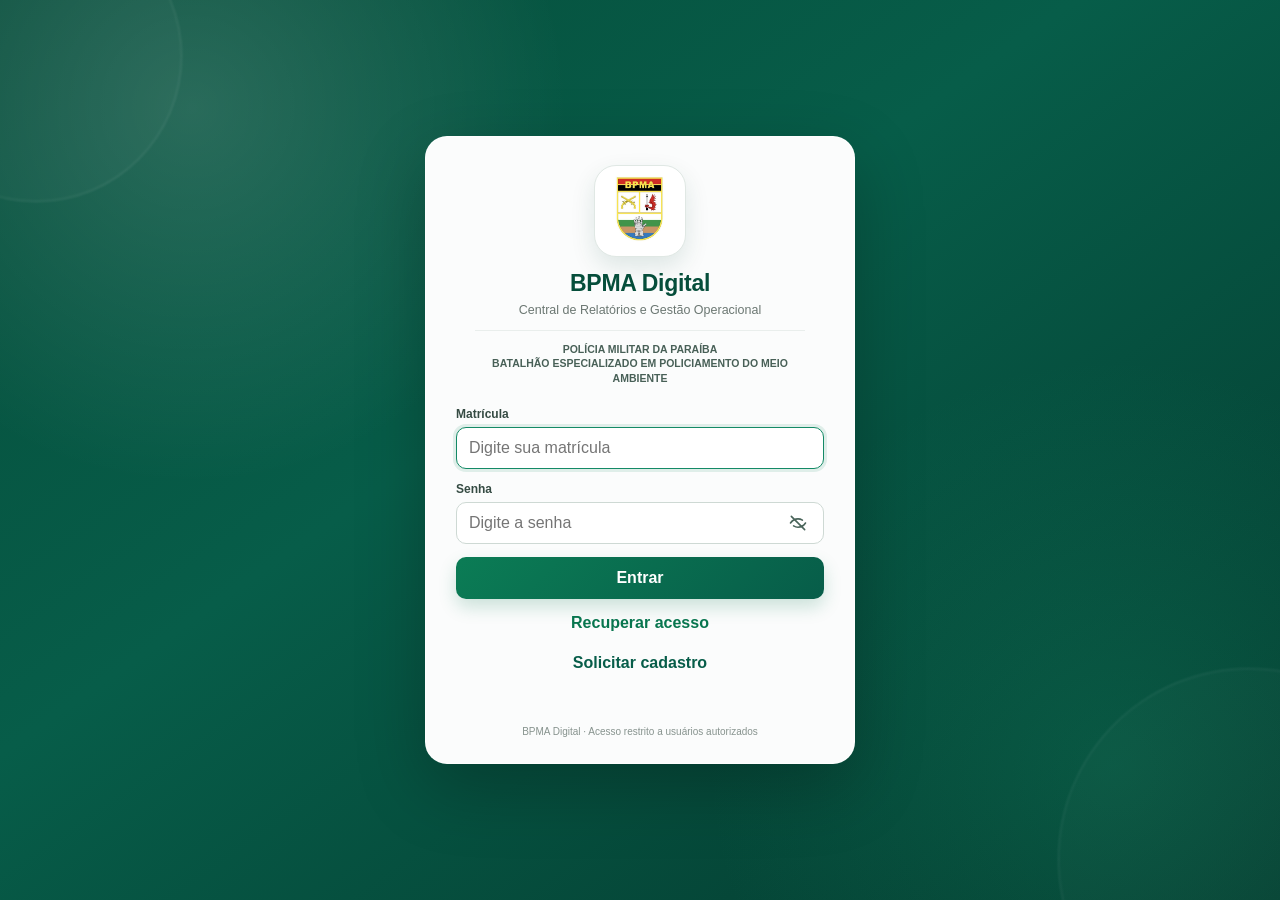
<file: production/index.html>
<!DOCTYPE html>
<html lang="pt-BR">
<head>
<meta charset="utf-8">
<meta name="viewport" content="width=device-width, initial-scale=1">
<title>BPMA Digital — Produção · 5.0</title>
<meta name="theme-color" content="#064e3b">
<meta name="application-name" content="BPMA Digital">
<meta name="apple-mobile-web-app-capable" content="yes">
<meta name="apple-mobile-web-app-status-bar-style" content="default">
<link rel="manifest" href="manifest.webmanifest">
<link rel="icon" type="image/png" href="https://png.pngtree.com/png-vector/20240531/ourlarge/pngtree-crested-caracara-bird-png-image_12588698.png">
<link rel="shortcut icon" type="image/png" href="https://png.pngtree.com/png-vector/20240531/ourlarge/pngtree-crested-caracara-bird-png-image_12588698.png">
<link rel="apple-touch-icon" href="https://png.pngtree.com/png-vector/20240531/ourlarge/pngtree-crested-caracara-bird-png-image_12588698.png">
<style>
:root{
  --green:#064e3b;--green2:#08764f;--green3:#0f7a5a;--bg:#f3f6f5;--card:#fff;
  --text:#18231f;--muted:#6b7772;--border:#dce5e1;--danger:#a32632;--warn:#9b6a00;
  --shadow:0 10px 30px rgba(0,0,0,.06)
}
*{box-sizing:border-box}
body{margin:0;font-family:Inter,-apple-system,BlinkMacSystemFont,"Segoe UI",Roboto,Arial,sans-serif;background:var(--bg);color:var(--text)}
button,input,select{font:inherit}.hidden{display:none!important}
.protocol-warning{background:#fff4d7;color:#674f00;border-bottom:1px solid #e6d08a;padding:9px 12px;text-align:center;font-size:12px;font-weight:800}

/* Login */
.login-screen{
  min-height:100vh;display:grid;place-items:center;padding:22px;position:relative;overflow:hidden;
  background:
    radial-gradient(circle at 15% 12%,rgba(255,255,255,.14),transparent 28%),
    radial-gradient(circle at 87% 85%,rgba(22,153,111,.24),transparent 30%),
    linear-gradient(145deg,#064e3b 0%,#075d49 42%,#043a2e 100%);
}
.login-screen::before,.login-screen::after{
  content:"";position:absolute;border-radius:50%;pointer-events:none;filter:blur(1px);
  animation:loginFloat 10s ease-in-out infinite alternate;
}
.login-screen::before{
  width:290px;height:290px;left:-110px;top:-90px;
  border:1px solid rgba(255,255,255,.12);background:rgba(255,255,255,.025);
}
.login-screen::after{
  width:380px;height:380px;right:-160px;bottom:-150px;
  border:1px solid rgba(255,255,255,.10);background:rgba(255,255,255,.02);
  animation-delay:-4s;
}
@keyframes loginFloat{
  from{transform:translate3d(0,0,0) scale(1)}
  to{transform:translate3d(18px,-14px,0) scale(1.04)}
}
.login-card{
  width:min(430px,100%);position:relative;z-index:2;
  background:rgba(255,255,255,.985);border:1px solid rgba(255,255,255,.78);
  border-radius:22px;box-shadow:0 24px 70px rgba(0,0,0,.24);
  padding:28px 30px 26px;animation:loginEnter .55s cubic-bezier(.2,.8,.2,1) both;
}
@keyframes loginEnter{
  from{opacity:0;transform:translateY(20px) scale(.985)}
  to{opacity:1;transform:translateY(0) scale(1)}
}
.login-card.shake{animation:loginShake .34s ease}
@keyframes loginShake{
  0%,100%{transform:translateX(0)}
  25%{transform:translateX(-7px)}
  50%{transform:translateX(7px)}
  75%{transform:translateX(-4px)}
}
.brand-login{text-align:center;margin-bottom:22px}
.login-logo-wrap{
  width:92px;height:92px;margin:0 auto 13px;display:grid;place-items:center;
  border-radius:22px;background:#fff;border:1px solid #e0e8e4;
  box-shadow:0 10px 24px rgba(6,78,59,.12);
  transition:transform .25s ease,box-shadow .25s ease;
}
.login-logo-wrap:hover{transform:translateY(-3px) scale(1.025);box-shadow:0 14px 30px rgba(6,78,59,.18)}
.login-logo-wrap img{width:78px;height:78px;object-fit:contain;display:block}
.brand-login h1{margin:0;font-size:23px;letter-spacing:-.3px;color:var(--green)}
.brand-login p{margin:6px 0 0;color:var(--muted);font-size:12.5px}
.login-institution{
  margin:13px auto 0;padding-top:11px;border-top:1px solid #e9eeec;
  max-width:330px;color:#486057;font-size:10.5px;line-height:1.35;font-weight:700;
}
.form-row{margin-bottom:13px}
.form-row label{display:flex;align-items:center;justify-content:space-between;font-size:12px;font-weight:800;margin-bottom:6px;color:#354b43}
.form-row input,.form-row select,.filterbar input,.filterbar select{
  width:100%;border:1px solid #ced9d4;border-radius:10px;padding:11px 12px;outline:none;background:#fff;
  transition:border-color .2s ease,box-shadow .2s ease,transform .12s ease;
}
.form-row input:focus,.form-row select:focus,.filterbar input:focus,.filterbar select:focus{
  border-color:#148a66;box-shadow:0 0 0 3px rgba(20,138,102,.12);
}
.password-wrap{position:relative}
.password-wrap input{padding-right:48px}
.eye{
  position:absolute;right:7px;top:50%;transform:translateY(-50%);border:1px solid transparent;background:transparent;
  color:#49645a;cursor:pointer;width:38px;height:38px;padding:7px;border-radius:9px;display:grid;place-items:center;
  transition:background .2s ease,color .2s ease,border-color .2s ease
}
.eye svg{width:20px;height:20px;fill:none;stroke:currentColor;stroke-width:1.9;stroke-linecap:round;stroke-linejoin:round}
.eye:hover,.eye:focus-visible{background:#eef5f2;color:#075d49;border-color:#d8e6e0;outline:none}
.caps-warning{
  display:none;margin:-5px 0 10px;color:#8a6500;background:#fff7dd;border:1px solid #ead898;
  border-radius:8px;padding:7px 9px;font-size:10.5px;font-weight:800
}
.caps-warning.show{display:block}
.btn-primary{
  width:100%;border:0;border-radius:10px;background:linear-gradient(135deg,#0b7c55,#075d49);
  color:#fff;padding:12px 14px;font-weight:900;cursor:pointer;position:relative;overflow:hidden;
  transition:transform .15s ease,box-shadow .2s ease,filter .2s ease;
  box-shadow:0 8px 18px rgba(8,118,79,.20)
}
.btn-primary:hover{transform:translateY(-1px);box-shadow:0 11px 22px rgba(8,118,79,.26);filter:brightness(1.025)}
.btn-primary:active{transform:translateY(0)}
.btn-primary.loading{pointer-events:none;opacity:.84}
.btn-primary.loading::after{
  content:"";display:inline-block;width:13px;height:13px;margin-left:9px;vertical-align:-2px;
  border:2px solid rgba(255,255,255,.45);border-top-color:#fff;border-radius:50%;
  animation:loginSpin .7s linear infinite
}
@keyframes loginSpin{to{transform:rotate(360deg)}}
.login-msg{min-height:20px;margin-top:10px;font-size:12px;font-weight:800;text-align:center}
.login-msg.error{color:var(--danger)}
.login-msg.success{color:#08764f}
.demo{margin-top:15px;border-top:1px dashed var(--border);padding-top:13px}
.demo-title{display:flex;justify-content:space-between;align-items:center;gap:8px}
.demo-title b{font-size:11.5px;color:#31453d}
.demo-toggle{
  border:0;background:#eef5f2;color:#075d49;border-radius:999px;padding:5px 9px;
  font-size:10.5px;font-weight:800;cursor:pointer
}
.demo-grid{display:grid;grid-template-columns:1fr 1fr;gap:7px;margin-top:9px;max-height:180px;opacity:1;overflow:hidden;transition:max-height .3s ease,opacity .25s ease,margin .3s ease}
.demo-grid.collapsed{max-height:0;opacity:0;margin-top:0}
.demo button[data-demo]{
  border:1px solid #d4dfda;background:#f9fbfa;border-radius:9px;padding:8px;font-size:10.5px;cursor:pointer;text-align:left;
  transition:background .2s ease,border-color .2s ease,transform .12s ease
}
.demo button[data-demo]:hover{background:#eef7f3;border-color:#b8d5c9;transform:translateY(-1px)}
.login-footer{text-align:center;margin-top:14px;font-size:10px;color:#87938e}
@media(max-width:520px){
  .login-card{padding:24px 20px 22px;border-radius:18px}
  .login-logo-wrap{width:82px;height:82px}
  .login-logo-wrap img{width:69px;height:69px}
  .demo-grid{grid-template-columns:1fr}
}
/* App */
.app{display:grid;grid-template-columns:255px minmax(0,1fr);min-height:100vh}
.sidebar{background:linear-gradient(180deg,#064e3b,#043a2e);color:#fff;padding:16px 12px;position:sticky;top:0;height:100vh;display:flex;flex-direction:column}
.brand{
  padding:8px 10px 18px;
  border-bottom:1px solid rgba(255,255,255,.12);
  margin-bottom:14px;
}
.brand-logo{
  display:block;
  width:64px;
  height:64px;
  object-fit:contain;
  margin:0 auto 10px auto;
  background:#fff;
  border-radius:12px;
  padding:4px;
  box-shadow:0 6px 18px rgba(0,0,0,.20)
}
.brand strong{display:block;font-size:17px;line-height:1.15}
.brand small{opacity:.82;display:block;margin-top:4px}
.userbox{background:rgba(255,255,255,.09);border:1px solid rgba(255,255,255,.10);border-radius:12px;padding:10px;margin-bottom:12px}
.userbox b{font-size:13px}.userbox small{display:block;opacity:.8;margin-top:3px}
.nav{display:grid;gap:6px;overflow:auto;padding-right:2px}.nav button{border:0;background:transparent;color:#e9f7f2;text-align:left;padding:10px 11px;border-radius:9px;cursor:pointer;font-size:13px;font-weight:700}
.nav button:hover,.nav button.active{background:rgba(255,255,255,.13)}
.side-bottom{margin-top:auto;padding-top:12px}.logout{width:100%;border:1px solid rgba(255,255,255,.22);background:transparent;color:#fff;border-radius:9px;padding:9px;cursor:pointer;font-weight:800}
.main{min-width:0;padding:18px 20px 40px}.mobile-head{display:none}
.topbar{display:flex;justify-content:space-between;align-items:center;gap:12px;margin-bottom:16px}.topbar h2{margin:0;color:#075d49}
.badge{font-size:11px;padding:6px 9px;border-radius:999px;background:#e8f3ef;color:#075d49;font-weight:800}
.cards{display:grid;grid-template-columns:repeat(4,minmax(0,1fr));gap:12px}
.kpi,.panel,.module-card{background:#fff;border:1px solid var(--border);border-radius:14px;box-shadow:var(--shadow)}
.kpi{padding:16px}.kpi small{color:var(--muted);font-weight:700}.kpi b{display:block;font-size:25px;margin-top:6px;color:var(--green)}
.panel{padding:16px;margin-top:14px}.panel h3{margin:0 0 12px;color:#174d3b}
.module-grid{display:grid;grid-template-columns:repeat(3,minmax(0,1fr));gap:12px}.module-card{padding:16px}.module-card h4{margin:0 0 6px;color:#174d3b}.module-card p{font-size:12px;color:var(--muted);min-height:34px}
.actions{display:flex;gap:8px;flex-wrap:wrap}.btn{border:1px solid #cfd9d5;background:#fff;color:#174d3b;border-radius:9px;padding:8px 10px;font-weight:800;cursor:pointer;text-decoration:none;font-size:12px}
.report-action-menu{position:relative;display:inline-block}.report-action-menu>summary{list-style:none;display:inline-flex;align-items:center;gap:6px}.report-action-menu>summary::-webkit-details-marker{display:none}.report-action-menu[open]>summary{box-shadow:0 0 0 2px rgba(23,77,59,.12)}.report-action-popover{position:absolute;right:0;top:calc(100% + 6px);z-index:40;min-width:210px;padding:6px;background:#fff;border:1px solid #d8e2de;border-radius:12px;box-shadow:0 12px 30px rgba(20,55,45,.16);display:grid;gap:4px}.report-action-popover .menu-btn{width:100%;border:0;background:transparent;color:#174d3b;text-align:left;padding:10px 12px;border-radius:8px;font-weight:800;cursor:pointer}.report-action-popover .menu-btn:hover,.report-action-popover .menu-btn:focus{background:#eef6f2}.report-action-popover .menu-btn.danger{color:#a42727}.report-action-popover .menu-btn.danger:hover,.report-action-popover .menu-btn.danger:focus{background:#fff0f0}@media(max-width:760px){.report-action-popover{position:fixed;left:16px;right:16px;bottom:16px;top:auto;min-width:0}.report-action-menu>summary{padding:9px 11px}}
.btn.primary{background:var(--green2);border-color:var(--green2);color:#fff}.btn.danger{color:var(--danger);border-color:#e2b7bd}.btn.warn{color:#7a5b00;border-color:#e5cf8b;background:#fffaf0}
.app-report-actions{align-items:stretch}.app-home-emphasis{display:inline-flex!important;align-items:center;justify-content:center;gap:7px;background:#17563e!important;color:#fff!important;border:2px solid #c8ac5b!important;min-height:42px;padding:9px 15px!important;font-weight:900!important;box-shadow:0 4px 12px rgba(10,55,38,.18);transition:transform .15s ease,box-shadow .15s ease,filter .15s ease}.app-home-emphasis:hover{transform:translateY(-1px);box-shadow:0 7px 16px rgba(10,55,38,.24);filter:brightness(1.04)}.app-home-emphasis svg{width:17px;height:17px;stroke:currentColor;fill:none;stroke-width:2;stroke-linecap:round;stroke-linejoin:round}@media(max-width:760px){.app-report-actions .app-create{width:100%;min-height:48px}.app-report-actions .app-home-emphasis{min-height:48px;min-width:42%}}
.table-wrap{overflow:auto;border:1px solid var(--border);border-radius:12px}table{width:100%;border-collapse:collapse;background:#fff;font-size:12px}
th,td{padding:10px;border-bottom:1px solid #edf1ef;text-align:left;white-space:nowrap}th{background:#f8fbfa;color:#3c5048}
.status{display:inline-block;padding:4px 7px;border-radius:999px;font-size:10px;font-weight:800}
.status.ativo{background:#e6f4ee;color:#08764f}.status.rascunho{background:#fff4d7;color:#8a6500}.status.finalizado{background:#e8eef9;color:#325a96}.status.reaberto,.status.em-revisao{background:#f2e9ff;color:#6e3ca1}
.note{font-size:11px;color:var(--muted);margin-top:8px}
.filterbar{display:grid;grid-template-columns:1.3fr .9fr .8fr .8fr .8fr auto;gap:8px;margin-bottom:12px}
.form-grid{display:grid;grid-template-columns:repeat(4,minmax(0,1fr));gap:10px}.form-grid .span2{grid-column:span 2}.form-grid .span4{grid-column:span 4}
.form-grid label{display:block;font-size:11px;font-weight:800;margin-bottom:5px}.form-grid input,.form-grid select{width:100%;border:1px solid #d5dfdb;border-radius:8px;padding:9px}
.empty{padding:28px;text-align:center;color:var(--muted)}
.quick-info{display:flex;gap:10px;flex-wrap:wrap;margin-bottom:12px}.quick-info span{background:#f7faf8;border:1px solid #e1e8e5;border-radius:999px;padding:6px 9px;font-size:11px;font-weight:700;color:#496057}

@media(max-width:980px){.cards{grid-template-columns:repeat(2,1fr)}.module-grid{grid-template-columns:repeat(2,1fr)}.form-grid{grid-template-columns:repeat(2,1fr)}.filterbar{grid-template-columns:1fr 1fr}}
@media(max-width:760px){
  .app{display:block}.sidebar{position:fixed;left:-280px;width:260px;z-index:50;transition:.25s}.sidebar.open{left:0}
  .main{padding:12px 10px 30px}.mobile-head{display:flex;align-items:center;justify-content:space-between;background:var(--green);color:#fff;margin:-12px -10px 12px;padding:11px 12px;position:sticky;top:0;z-index:40}
  .mobile-head button{border:0;background:rgba(255,255,255,.14);color:#fff;border-radius:8px;padding:7px 9px}.cards,.module-grid,.form-grid,.filterbar{grid-template-columns:1fr}
  .form-grid .span2,.form-grid .span4{grid-column:span 1}.topbar{align-items:flex-start}th,td{padding:9px 8px}
}

.stats-filterbar{
  display:grid;
  grid-template-columns:1fr 1fr 1.2fr 1fr auto auto;
  gap:8px;
  margin-bottom:14px;
  align-items:end;
}
.stats-filterbar label{
  display:block;
  font-size:10.5px;
  font-weight:800;
  color:#455a52;
  margin-bottom:5px;
}
.stats-filterbar input,
.stats-filterbar select{
  width:100%;
  border:1px solid #ced9d4;
  border-radius:9px;
  padding:9px 10px;
  background:#fff;
  outline:none;
}
.stats-section{margin-top:14px}
.stats-section h3{
  margin:0;
  padding:11px 13px;
  border-bottom:1px solid #e5ece8;
  font-size:14px;
  color:#174d3b;
}
.stats-grid{
  display:grid;
  grid-template-columns:repeat(4,minmax(0,1fr));
  gap:9px;
  padding:12px;
}
.stat-item{
  background:#f8fbfa;
  border:1px solid #e1e9e5;
  border-radius:11px;
  padding:11px 12px;
}
.stat-item small{
  display:block;
  color:#66756f;
  font-size:10.5px;
  font-weight:700;
  line-height:1.25;
}
.stat-item b{
  display:block;
  color:#075d49;
  font-size:23px;
  line-height:1;
  margin-top:7px;
}
.stat-item .unit{
  display:inline;
  margin-left:3px;
  font-size:10px;
  color:#6b7772;
  font-weight:700;
}
.stats-source{
  background:#eaf5f0;
  border:1px solid #cfe5dc;
  color:#075d49;
  padding:9px 11px;
  border-radius:10px;
  font-size:11px;
  font-weight:800;
  margin-bottom:12px;
}
@media(max-width:980px){
  .stats-grid{grid-template-columns:repeat(2,1fr)}
  .stats-filterbar{grid-template-columns:1fr 1fr}
}
@media(max-width:600px){
  .stats-grid,.stats-filterbar{grid-template-columns:1fr}
}


.bank-summary{display:flex;gap:8px;flex-wrap:wrap;align-items:center;margin:0 0 10px}
.bank-summary span{background:#eef6f2;border:1px solid #d7e7e0;color:#31584a;border-radius:999px;padding:6px 9px;font-size:11px;font-weight:800}
.bank-pagination{display:flex;align-items:center;justify-content:space-between;gap:10px;margin-top:12px;flex-wrap:wrap}
.bank-pagination .page-info{font-size:11px;color:var(--muted);font-weight:700}
.bank-pagination .page-actions{display:flex;gap:7px;align-items:center}
.bank-pagination select{border:1px solid #ced9d4;border-radius:8px;padding:7px 8px;background:#fff;color:#174d3b}
.stats-toolbar{display:flex;gap:8px;flex-wrap:wrap;margin:10px 0 4px}
.stats-preset,.stats-tab{border:1px solid #cbdad4;background:#fff;color:#165b48;border-radius:999px;padding:8px 12px;font-weight:800;cursor:pointer;font-size:11px}
.stats-preset:hover,.stats-tab:hover{background:#eef7f3}
.stats-tab.active{background:#165b48;color:#fff}
.stats-highlight-grid{display:grid;grid-template-columns:repeat(3,minmax(0,1fr));gap:10px;margin:14px 0}
.stats-highlight{background:linear-gradient(145deg,#fff,#f4faf7);border:1px solid #dce9e3;border-radius:13px;padding:13px}
.stats-highlight small{display:block;color:#718078;font-size:10px;font-weight:800;text-transform:uppercase;letter-spacing:.25px}
.stats-highlight b{display:block;color:#075d49;font-size:17px;margin-top:5px;line-height:1.2}
.stats-highlight span{display:block;color:#6c7973;font-size:10.5px;margin-top:4px}
@media(max-width:760px){
  .stats-highlight-grid{grid-template-columns:1fr}
  .bank-pagination{align-items:stretch}
  .bank-pagination .page-actions{width:100%}
  .bank-pagination .page-actions .btn{flex:1}
}


.layer-control{
  margin-top:14px;
  background:#fff;
  border:1px solid var(--border);
  border-radius:14px;
  box-shadow:var(--shadow);
  overflow:hidden
}
.layer-control-head{
  padding:14px 16px;
  border-bottom:1px solid #e8efec
}
.layer-control-head h3{margin:0 0 4px;color:#174d3b}
.layer-control-head p{margin:0;color:var(--muted);font-size:11px}
.layer-grid{
  display:grid;
  grid-template-columns:1fr 1fr;
  gap:12px;
  padding:14px
}
.layer-card{
  border:1px solid #dfe8e4;
  border-radius:12px;
  padding:13px;
  background:#fbfdfc
}
.layer-card h4{margin:0 0 10px;color:#075d49;font-size:14px}
.report-toggle-row{
  display:flex;
  align-items:center;
  justify-content:space-between;
  gap:12px;
  padding:9px 0;
  border-top:1px solid #edf2f0
}
.report-toggle-row:first-of-type{border-top:0}
.report-toggle-row .txt b{display:block;font-size:12px;color:#2f443c}
.report-toggle-row .txt small{display:block;color:#78847f;font-size:10px;margin-top:2px}
.switch{
  position:relative;
  width:46px;
  height:25px;
  flex:0 0 auto
}
.switch input{opacity:0;width:0;height:0}
.switch span{
  position:absolute;inset:0;
  background:#cfd8d4;
  border-radius:999px;
  cursor:pointer;
  transition:.2s
}
.switch span:before{
  content:"";
  position:absolute;
  width:19px;height:19px;
  left:3px;top:3px;
  background:#fff;
  border-radius:50%;
  box-shadow:0 2px 5px rgba(0,0,0,.16);
  transition:.2s
}
.switch input:checked + span{background:#08764f}
.switch input:checked + span:before{transform:translateX(21px)}
.layer-status{
  display:inline-block;
  margin-top:8px;
  padding:5px 8px;
  border-radius:999px;
  background:#eaf5f0;
  color:#08764f;
  font-size:10px;
  font-weight:800
}
@media(max-width:760px){.layer-grid{grid-template-columns:1fr}}


/* ===== Módulo 3.9.4 · Produção ===== */
.user-admin-grid{
  display:grid;
  grid-template-columns:repeat(12,minmax(0,1fr));
  gap:10px;
}
.user-admin-grid .f{grid-column:span 3}
.user-admin-grid .f.s6{grid-column:span 6}
.user-admin-grid .f.s12{grid-column:span 12}
.user-admin-grid label{display:block;font-size:11px;font-weight:800;margin-bottom:5px;color:#3e4d48}
.user-admin-grid input,.user-admin-grid select{
  width:100%;box-sizing:border-box;border:1px solid #d8e0dc;border-radius:8px;
  padding:10px 11px;background:#fff;color:#18231f;outline:none
}
.user-admin-grid input:focus,.user-admin-grid select:focus{
  border-color:#15946b;box-shadow:0 0 0 3px rgba(21,148,107,.12)
}
.user-table-actions{display:flex;gap:6px;flex-wrap:wrap}
.user-table-actions .btn{padding:7px 9px;font-size:11px}
.user-email{font-size:10px;color:#728078;margin-top:2px}
.status.inativo{background:#f6e9ea;color:#9d2029}
.supabase-user-loading{text-align:center;padding:22px;color:#68736f}
.user-dialog{
  width:min(620px,calc(100vw - 24px));
  border:0;border-radius:16px;padding:0;
  box-shadow:0 24px 60px rgba(0,0,0,.25)
}
.user-dialog::backdrop{background:rgba(15,23,42,.65)}
.user-dialog .dlg-head{
  display:flex;align-items:center;justify-content:space-between;gap:10px;
  padding:15px 17px;border-bottom:1px solid #e5ece9
}
.user-dialog .dlg-head h3{margin:0;color:#075d49;font-size:16px}
.user-dialog .dlg-body{padding:15px 17px}
.user-dialog .dlg-actions{
  padding:12px 17px;border-top:1px solid #e5ece9;display:flex;justify-content:flex-end;gap:8px
}

/* ===== 3.8.9 · RASCUNHOS INTELIGENTES ===== */
.draft-choice-list{display:grid;gap:8px;margin-top:10px}
.draft-choice-item{border:1px solid #d7e1dd;border-radius:10px;padding:10px;background:#f8fbfa;display:grid;grid-template-columns:1fr auto;gap:10px;align-items:center}
.draft-choice-item b{display:block;color:#174d3b;font-size:13px}
.draft-choice-item small{display:block;color:#70807a;margin-top:3px;line-height:1.35}
.draft-chip{display:inline-flex;align-items:center;border-radius:999px;background:#fff4d7;color:#715500;padding:4px 8px;font-size:10px;font-weight:800;margin-left:5px}
.draft-dashboard-list{display:grid;gap:8px}
.draft-dashboard-item{display:grid;grid-template-columns:minmax(0,1fr) auto;gap:10px;align-items:center;border:1px solid #dce6e1;border-radius:10px;padding:10px 12px;background:#fbfdfc}
.draft-dashboard-item .meta{font-size:11px;color:#70807a;margin-top:3px}
@media(max-width:680px){.draft-choice-item,.draft-dashboard-item{grid-template-columns:1fr}.draft-choice-item .btn,.draft-dashboard-item .btn{width:100%}}
.user-dialog .close-x{
  border:0;background:transparent;font-size:22px;cursor:pointer;color:#66736e
}
.user-mini-note{
  padding:9px 11px;border-radius:9px;background:#f3f7f5;border:1px solid #dfe8e4;
  font-size:11px;color:#54625c;line-height:1.4
}
@media(max-width:760px){
  .user-admin-grid .f,.user-admin-grid .f.s6{grid-column:span 12}
  .user-table-actions{flex-direction:column}
  .user-table-actions .btn{width:100%}
}


/* ===== BPMA Digital 3.9.4 ===== */
.login-secondary{
  width:100%;border:0;background:transparent;color:#08764f;font-weight:800;
  padding:10px 8px;margin-top:5px;cursor:pointer
}
.login-secondary:hover{text-decoration:underline}
.final-grid{
  display:grid;grid-template-columns:repeat(12,minmax(0,1fr));gap:12px
}
.final-grid>.span4{grid-column:span 4}
.final-grid>.span6{grid-column:span 6}
.final-grid>.span12{grid-column:span 12}
.final-card{
  border:1px solid var(--border);border-radius:12px;padding:13px;background:#fbfdfc
}
.final-card h4{margin:0 0 7px;color:#075d49}
.final-card p{font-size:11px;color:var(--muted);line-height:1.45;margin:0 0 10px}
.final-status{
  display:inline-flex;align-items:center;gap:6px;background:#eaf5f0;color:#08764f;
  border-radius:999px;padding:5px 9px;font-size:10px;font-weight:800
}
.audit-filters{
  display:grid;grid-template-columns:repeat(5,minmax(0,1fr));gap:8px;align-items:end
}
.audit-filters label{display:block;font-size:10px;font-weight:800;margin-bottom:4px;color:#56645f}
.audit-filters input,.audit-filters select{
  width:100%;padding:9px;border:1px solid var(--border);border-radius:8px;background:#fff
}
.audit-details{
  max-width:330px;white-space:normal;overflow-wrap:anywhere;font-size:10px;color:#596861
}
.security-note{
  border-left:4px solid #08764f;background:#f1f8f5;padding:10px 12px;border-radius:8px;
  color:#44534d;font-size:11px;line-height:1.5
}
.reset-dialog{
  width:min(430px,calc(100vw - 24px));border:0;border-radius:16px;padding:0;
  box-shadow:0 24px 60px rgba(0,0,0,.25)
}
.reset-dialog::backdrop{background:rgba(15,23,42,.65)}
.reset-dialog .dlg-head{padding:15px 17px;border-bottom:1px solid #e5ece9}
.reset-dialog .dlg-head h3{margin:0;color:#075d49}
.reset-dialog .dlg-body{padding:15px 17px}
.reset-dialog .dlg-actions{padding:12px 17px;border-top:1px solid #e5ece9;display:flex;gap:8px;justify-content:flex-end}
.reset-dialog label{font-size:11px;font-weight:800;display:block;margin:8px 0 5px}
.reset-dialog input{width:100%;padding:10px;border:1px solid var(--border);border-radius:8px}
.install-hidden{display:none!important}
@media(max-width:900px){
  .audit-filters{grid-template-columns:1fr 1fr}
  .final-grid>.span4,.final-grid>.span6{grid-column:span 12}
}
@media(max-width:520px){
  .audit-filters{grid-template-columns:1fr}
}


/* ===== 3.8.2 · Inicialização sem flash de login ===== */
.boot-screen{
  min-height:100vh;
  display:grid;
  place-items:center;
  padding:22px;
  background:
    radial-gradient(circle at 12% 18%,rgba(255,255,255,.08),transparent 24%),
    radial-gradient(circle at 88% 80%,rgba(255,255,255,.06),transparent 25%),
    linear-gradient(135deg,#176f5a 0%,#075846 55%,#00493a 100%);
}
.boot-card{
  width:min(92vw,360px);
  text-align:center;
  background:#fff;
  border-radius:24px;
  padding:28px 24px;
  box-shadow:0 22px 60px rgba(0,0,0,.22);
}
.boot-card img{
  width:70px;height:70px;object-fit:contain;
  border-radius:16px;margin-bottom:12px;
}
.boot-card h2{
  margin:0;color:#075d49;font-size:24px;
}
.boot-card p{
  margin:8px 0 15px;color:#73817c;font-size:13px;
}
.boot-spinner{
  width:34px;height:34px;margin:0 auto;
  border:4px solid #dceae5;
  border-top-color:#08764f;
  border-radius:50%;
  animation:bpmaSpin .8s linear infinite;
}
@keyframes bpmaSpin{to{transform:rotate(360deg)}}


/* ===== 3.9.1 · Solicitação de cadastro ===== */
.signup-open{margin-top:2px;font-weight:800;color:#075d49}
.signup-modal{
  position:fixed;inset:0;z-index:30000;background:rgba(4,24,20,.72);
  display:grid;place-items:center;padding:18px;overflow:auto;
}
.signup-modal.hidden{display:none!important}
.signup-panel{
  width:min(94vw,620px);max-height:94vh;overflow:auto;background:#fff;border-radius:22px;
  box-shadow:0 26px 80px rgba(0,0,0,.36);border:1px solid rgba(12,86,67,.18)
}
.signup-head{display:flex;align-items:flex-start;justify-content:space-between;gap:14px;padding:18px 20px 10px}
.signup-head h2{margin:0;color:#075d49;font-size:21px}
.signup-head p{margin:5px 0 0;color:#6b7873;font-size:12px;line-height:1.45}
.signup-close{border:0;background:#eef4f1;color:#174d3b;border-radius:10px;width:38px;height:38px;font-size:22px;cursor:pointer}
.signup-body{padding:6px 20px 20px}
.signup-grid{display:grid;grid-template-columns:repeat(2,minmax(0,1fr));gap:11px}
.signup-grid .full{grid-column:1/-1}
.signup-field label{display:block;font-size:11px;font-weight:800;color:#3e4d48;margin-bottom:5px}
.signup-field input,.signup-field select{
  width:100%;box-sizing:border-box;border:1px solid #c9d6d1;border-radius:10px;padding:11px 12px;
  font:500 14px system-ui,-apple-system,Segoe UI,Roboto,Arial;background:#fff;color:#17221f;outline:none
}
.signup-field input:focus,.signup-field select:focus{border-color:#0b7a5b;box-shadow:0 0 0 3px rgba(11,122,91,.11)}
.signup-note{margin:12px 0 0;padding:10px 12px;border-radius:10px;background:#f2f7f5;color:#53625c;font-size:11px;line-height:1.45}
.signup-actions{display:flex;gap:8px;justify-content:flex-end;margin-top:14px;flex-wrap:wrap}
.signup-actions button{border:1px solid #cbd7d2;border-radius:10px;padding:11px 15px;font-weight:800;cursor:pointer;background:#fff;color:#174d3b}
.signup-actions .primary{background:#08764f;border-color:#08764f;color:#fff}
.signup-msg{min-height:18px;margin-top:10px;font-size:12px;font-weight:700}
.signup-msg.error{color:#b42318}.signup-msg.success{color:#067647}
.status.pendente{background:#fff3cd!important;color:#7a5b00!important;border-color:#f0d98b!important}
@media(max-width:640px){
  .signup-modal{padding:0;place-items:end center;background:#fff}
  .signup-panel{width:100%;max-height:100vh;min-height:100vh;border-radius:0;border:0;box-shadow:none}
  .signup-grid{grid-template-columns:1fr}.signup-grid .full{grid-column:auto}
}


/* ===== Estatísticas 5.0 · ícones revisados ===== */
.stats-tabs{display:flex;gap:8px;flex-wrap:wrap;margin:14px 0}.stats-tab{border:1px solid #cbdad4;background:#fff;color:#165b48;border-radius:999px;padding:8px 12px;font-weight:800;cursor:pointer;transition:.16s}.stats-tab:hover{background:#eef7f3}.stats-tab.active{background:#165b48;color:#fff;border-color:#165b48}
.stats-dashboard{display:grid;gap:14px}.stats-kpi-grid{display:grid;grid-template-columns:repeat(4,minmax(0,1fr));gap:12px}.stats-kpi-card{display:grid;grid-template-columns:54px minmax(0,1fr);gap:12px;align-items:center;min-height:118px;padding:15px;border:1px solid #dce7e2;border-radius:16px;background:linear-gradient(145deg,#fff,#fbfdfc);box-shadow:0 6px 20px rgba(6,76,56,.055);transition:transform .16s ease,box-shadow .16s ease,border-color .16s ease}.stats-kpi-card:hover{transform:translateY(-2px);box-shadow:0 10px 26px rgba(6,76,56,.10);border-color:#bcd7cc}.stats-kpi-icon{display:grid;place-items:center;width:58px;height:58px;border-radius:18px;background:linear-gradient(145deg,#e9f6f0,#dff0e8);color:#0b654d}.stats-kpi-icon svg{width:34px;height:34px;stroke:currentColor;fill:none;stroke-width:1.9;stroke-linecap:round;stroke-linejoin:round}.stats-kpi-copy{min-width:0}.stats-kpi-copy small{display:block;color:#31483f;font-size:10.5px;font-weight:900;line-height:1.15;text-transform:uppercase;letter-spacing:.2px}.stats-kpi-copy b{display:block;margin-top:5px;color:#0d271f;font-size:29px;line-height:1;font-weight:950;letter-spacing:-.55px}.stats-kpi-trend{display:inline-flex!important;align-items:center;gap:4px;margin-top:7px!important;padding:4px 7px;border-radius:999px;font-size:9.5px!important;font-weight:900!important;width:max-content}.stats-kpi-trend.up{background:#e7f8ee;color:#087548}.stats-kpi-trend.down{background:#fff0f0;color:#b4232c}.stats-kpi-trend.neutral{background:#eef3f1;color:#66756f}
.stats-main-grid,.stats-bottom-grid{display:grid;grid-template-columns:1fr 1fr;gap:14px}.stats-visual-card{padding:16px 17px;border:1px solid #dce7e2;border-radius:16px;background:#fff;box-shadow:0 5px 18px rgba(6,76,56,.045);overflow:hidden}.stats-card-head{display:flex;align-items:center;justify-content:space-between;gap:10px;margin-bottom:13px}.stats-card-title{display:flex;align-items:center;gap:8px}.stats-card-title h3{margin:0;font-size:14px;color:#173f34}.stats-card-title svg{width:20px;height:20px;stroke:#0c6a4f;fill:none;stroke-width:2}.stats-card-badge{border:1px solid #d7e3de;background:#f9fbfa;border-radius:9px;padding:5px 8px;font-size:9.5px;font-weight:800;color:#5a6d66}
.stats-hbars{display:grid;gap:10px}.stats-hbar{display:grid;grid-template-columns:minmax(110px,180px) 1fr 42px;gap:10px;align-items:center;font-size:11px}.stats-hbar span{color:#52645e;white-space:nowrap;overflow:hidden;text-overflow:ellipsis}.stats-hbar-track{height:14px;background:#edf3f0;border-radius:999px;overflow:hidden}.stats-hbar-fill{display:block;height:100%;background:linear-gradient(90deg,#2a845f,#0d6c50);border-radius:999px}.stats-hbar b{text-align:right;color:#173f34}
.stats-donut-wrap{display:grid;grid-template-columns:190px minmax(0,1fr);gap:20px;align-items:center}.stats-donut{width:180px;height:180px;border-radius:50%;position:relative;margin:auto;box-shadow:inset 0 0 0 1px rgba(0,0,0,.03)}.stats-donut::after{content:'';position:absolute;inset:43px;border-radius:50%;background:#fff;box-shadow:0 0 0 1px #e2ebe7}.stats-donut-center{position:absolute;inset:0;display:grid;place-content:center;text-align:center;z-index:2;color:#173f34}.stats-donut-center b{font-size:27px;line-height:1}.stats-donut-center small{font-size:10px;color:#6c7b75;margin-top:3px}.stats-donut-legend{display:grid;gap:7px}.stats-donut-row{display:grid;grid-template-columns:10px minmax(0,1fr) auto auto;gap:8px;align-items:center;font-size:10.5px;color:#475b53}.stats-donut-row i{width:10px;height:10px;border-radius:50%}.stats-donut-row b{color:#173f34}.stats-donut-row em{font-style:normal;color:#718078;min-width:32px;text-align:right}
.stats-svg-wrap{width:100%;overflow-x:auto}.stats-svg{display:block;width:100%;min-width:620px;height:220px}.stats-svg .grid{stroke:#e8efec;stroke-width:1}.stats-svg .axis-label{fill:#667a74;font-size:9px}.stats-svg .line{fill:none;stroke:#0f6d53;stroke-width:3}.stats-svg .area{fill:rgba(15,109,83,.10)}.stats-svg .dot{fill:#0f6d53;stroke:#fff;stroke-width:2}.stats-svg .month{fill:#536d65;font-size:9px;text-anchor:middle}
.stats-indicator-table{width:100%;border-collapse:collapse;font-size:10.5px}.stats-indicator-table th,.stats-indicator-table td{padding:8px 9px;border-bottom:1px solid #edf1ef;white-space:normal}.stats-indicator-table th{background:#f7faf8;color:#41564e}.stats-indicator-table td:nth-child(2),.stats-indicator-table td:nth-child(3){text-align:right;font-weight:800}.stats-var-up{color:#087548}.stats-var-down{color:#b4232c}.stats-var-neutral{color:#718078}
@media(max-width:1100px){.stats-kpi-grid{grid-template-columns:repeat(2,minmax(0,1fr))}.stats-donut-wrap{grid-template-columns:160px minmax(0,1fr)}.stats-donut{width:150px;height:150px}.stats-donut::after{inset:36px}}
@media(max-width:760px){.stats-kpi-grid{grid-template-columns:repeat(2,minmax(0,1fr));gap:9px}.stats-kpi-card{grid-template-columns:46px minmax(0,1fr);gap:9px;min-height:100px;padding:12px}.stats-kpi-icon{width:46px;height:46px;border-radius:14px}.stats-kpi-icon svg{width:25px;height:25px}.stats-kpi-copy b{font-size:24px}.stats-main-grid,.stats-bottom-grid{grid-template-columns:1fr}.stats-donut-wrap{grid-template-columns:140px minmax(0,1fr)}.stats-donut{width:132px;height:132px}.stats-donut::after{inset:31px}.stats-visual-card{padding:13px}.stats-hbar{grid-template-columns:105px 1fr 34px;gap:6px}}
@media(max-width:480px){.stats-kpi-grid{grid-template-columns:1fr 1fr}.stats-kpi-card{display:block;min-height:145px}.stats-kpi-icon{margin-bottom:10px}.stats-kpi-copy small{min-height:24px}.stats-donut-wrap{grid-template-columns:1fr}.stats-donut-legend{margin-top:4px}.stats-svg{min-width:560px}}

#userSearch51,#userStatus51,#testRole51{max-width:100%;padding:10px;border:1px solid var(--border);border-radius:8px;margin:4px 0}
@media(max-width:600px){
.audit51-table,.audit51-table tbody{display:block;width:100%}
.audit51-table thead{display:none}
.audit51-table tbody tr{display:grid;grid-template-columns:1fr 1fr;padding:10px 0;border-bottom:1px solid #dde6e1}
.audit51-table td{white-space:normal;border:0;padding:4px}
.audit51-table td:nth-child(3),.audit51-table td:nth-child(5){grid-column:1/-1}
.audit51-table td:nth-child(3){font-weight:700}
.audit51-table td:nth-child(4){display:none}
.audit51-table summary{cursor:pointer;color:#006b5b}
}
</style>
<link rel="stylesheet" href="home-app.css">
<link rel="stylesheet" href="app-shell.css">
<link rel="stylesheet" href="icons-outline.css?v=5.1.3">
<script src="icons-outline.js?v=5.1.3"></script>
<script src="home-app.js?v=5.1.3"></script>

<style id="bpma-4011-visual">
/* BPMA Digital 5.0 · refinamento visual aprovado */
.app-home-emphasis{
  background:linear-gradient(180deg,#146247,#0b513d)!important;
  color:#fff!important;border:2px solid #c9a94e!important;
  box-shadow:0 5px 14px rgba(6,78,59,.22)!important;
}
.app-home-emphasis:hover{box-shadow:0 8px 18px rgba(6,78,59,.28)!important}
.stats-source{border-left:4px solid #15936b!important;background:linear-gradient(90deg,#eefaf5,#f8fcfa)!important;padding:11px 13px!important;border-radius:12px!important}
.stats-filter-panel{border-radius:16px!important;box-shadow:0 6px 20px rgba(6,76,56,.05)!important}
.stats-filter-title{display:flex;align-items:center;gap:8px}.stats-filter-title span{display:grid;place-items:center;width:25px;height:25px;border-radius:8px;background:#e7f5ef;color:#0a654d;font-size:17px;font-weight:950;transform:rotate(180deg)}
.stats-preset,.stats-tab{min-height:36px;box-shadow:0 1px 0 rgba(6,76,56,.03)}
.stats-preset:hover,.stats-tab:hover{border-color:#83b9a6!important}.stats-tab.active{box-shadow:0 5px 12px rgba(7,93,73,.16)}
.stats-kpi-grid{gap:13px!important}.stats-kpi-card{position:relative;overflow:hidden;grid-template-columns:62px minmax(0,1fr)!important;min-height:124px!important;padding:15px 16px!important;border-radius:18px!important;border:1px solid #d9e8e1!important;background:linear-gradient(150deg,#fff 0%,#fbfdfc 64%,#f1f8f5 100%)!important;box-shadow:0 7px 22px rgba(6,76,56,.065)!important}
.stats-kpi-card::after{content:"";position:absolute;left:0;right:0;bottom:0;height:4px;background:linear-gradient(90deg,#0b654d,#26a275);opacity:.92}
.stats-kpi-card:hover{transform:translateY(-3px)!important;box-shadow:0 12px 28px rgba(6,76,56,.12)!important}.stats-kpi-icon{width:60px!important;height:60px!important;border-radius:50%!important;background:#0b654d!important;color:#fff!important;box-shadow:inset 0 0 0 1px rgba(255,255,255,.16),0 4px 10px rgba(7,93,73,.14)!important}.stats-kpi-icon svg{width:40px!important;height:40px!important;fill:none!important;stroke:currentColor!important;stroke-width:2.15!important;stroke-linecap:round!important;stroke-linejoin:round!important}.stats-kpi-icon svg *{vector-effect:non-scaling-stroke!important}.stats-kpi-copy small{font-size:11px!important;line-height:1.14!important;color:#21483c!important;letter-spacing:.22px!important}.stats-kpi-copy b{display:block;font-size:31px!important;line-height:.95!important;letter-spacing:-.7px!important;color:#092b21!important;margin-top:4px!important;white-space:nowrap!important;overflow:hidden!important;text-overflow:ellipsis!important;font-variant-numeric:tabular-nums!important}.stats-kpi-copy b.is-long{font-size:25px!important;letter-spacing:-.45px!important}.stats-kpi-copy b.is-huge{font-size:20px!important;letter-spacing:-.25px!important}.stats-kpi-trend{margin-top:8px!important;padding:5px 8px!important}.stats-kpi-trend.neutral{background:#eef4f1!important;color:#5b6d66!important}.stats-kpi-trend.up{background:#e2f7e9!important}.stats-kpi-trend.down{background:#fff0f0!important}
.stats-visual-card{border-radius:18px!important;border-color:#d9e8e1!important;box-shadow:0 7px 22px rgba(6,76,56,.055)!important}.stats-card-title h3{font-size:15px!important}.stats-hbar-fill{background:linear-gradient(90deg,#15936b,#0a654d)!important}.stats-donut{box-shadow:inset 0 0 0 1px rgba(6,76,56,.04)}.stats-svg .line{stroke:#0b7355!important;stroke-width:3.4!important}.stats-svg .area{fill:rgba(20,147,107,.12)!important}.stats-svg .dot{fill:#0b7355!important}
@media(max-width:760px){.app-report-actions .app-home-emphasis{width:calc(50% - 5px)!important;min-width:0!important}.stats-kpi-card{grid-template-columns:52px minmax(0,1fr)!important;min-height:112px!important;padding:12px!important}.stats-kpi-icon{width:50px!important;height:50px!important}.stats-kpi-icon svg{width:35px!important;height:35px!important}.stats-kpi-copy b{font-size:26px!important}.stats-kpi-copy b.is-long{font-size:22px!important}.stats-kpi-copy b.is-huge{font-size:18px!important}}
@media(max-width:480px){.stats-kpi-card{display:grid!important;grid-template-columns:50px minmax(0,1fr)!important;min-height:132px!important}.stats-kpi-icon{margin-bottom:0!important}.stats-kpi-copy small{min-height:0!important}}
</style>
<link rel="stylesheet" href="upgrade50.css?v=5.0">
</head>
<body>
<div id="protocolWarning" class="protocol-warning hidden">Para salvar e reabrir relatórios entre páginas, abra o sistema pelo arquivo <b>INICIAR_BPMA.bat</b>.</div>


<section id="bootScreen" class="boot-screen">
  <div class="boot-card">
    <img src="assets/bpma.jpg" alt="Brasão do BPMA">
    <h2>BPMA Digital</h2>
    <p>Verificando sua sessão com segurança...</p>
    <div class="boot-spinner" aria-label="Carregando"></div>
  </div>
</section>

<section id="loginScreen" class="login-screen hidden">
  <div class="login-card" id="loginCard">
    <div class="brand-login">
      <div class="login-logo-wrap">
        <img src="assets/bpma.jpg" alt="Brasão do BPMA">
      </div>
      <h1>BPMA Digital</h1>
      <p>Central de Relatórios e Gestão Operacional</p>
      <div class="login-institution">
        POLÍCIA MILITAR DA PARAÍBA<br>
        BATALHÃO ESPECIALIZADO EM POLICIAMENTO DO MEIO AMBIENTE
      </div>
    </div>

    <div class="form-row">
      <label for="loginUser">Matrícula</label>
      <input id="loginUser" type="text" autocomplete="username" inputmode="numeric" placeholder="Digite sua matrícula">
    </div>

    <div class="form-row">
      <label for="loginPass">Senha</label>
      <div class="password-wrap">
        <input id="loginPass" type="password" autocomplete="current-password" placeholder="Digite a senha">
        <button class="eye" id="togglePass" type="button" title="Mostrar senha" aria-label="Mostrar senha" aria-pressed="false"></button>
      </div>
    </div>

    <div id="capsWarning" class="caps-warning">Caps Lock está ativado.</div>

    <button class="btn-primary" id="loginBtn" type="button">Entrar</button>
    <button class="login-secondary" id="forgotPassBtn" type="button">Recuperar acesso</button>
    <button class="login-secondary signup-open" id="signupOpenBtn" type="button">Solicitar cadastro</button>
    <div id="loginMsg" class="login-msg"></div>
    <div class="login-footer">BPMA Digital · Acesso restrito a usuários autorizados</div>
  </div>

  <div id="signupModal" class="signup-modal hidden" role="dialog" aria-modal="true" aria-labelledby="signupTitle">
    <div class="signup-panel">
      <div class="signup-head">
        <div>
          <h2 id="signupTitle">Solicitar cadastro</h2>
          <p>Preencha seus dados. O acesso só será liberado depois da aprovação do Administrador.</p>
        </div>
        <button type="button" class="signup-close" id="signupCloseBtn" aria-label="Fechar">×</button>
      </div>
      <div class="signup-body">
        <div class="signup-grid">
          <div class="signup-field"><label for="signupMatricula">Matrícula</label><input id="signupMatricula" inputmode="numeric" autocomplete="username" placeholder="Digite sua matrícula"></div>
          <div class="signup-field"><label for="signupGraduacao">Posto / Graduação</label><select id="signupGraduacao"><option value="">Selecione</option><option>CEL</option><option>TC</option><option>MAJ</option><option>CAP</option><option>1º TEN</option><option>2º TEN</option><option>SUBTEN</option><option>1º SGT</option><option>2º SGT</option><option>3º SGT</option><option>CB</option><option>SD</option></select></div>
          <div class="signup-field"><label for="signupName">Nome de guerra</label><input id="signupName" autocomplete="name" placeholder="Ex.: RAMOS"></div>
          <div class="signup-field"><label for="signupPhone">Telefone / WhatsApp</label><input id="signupPhone" type="tel" autocomplete="tel" inputmode="tel" placeholder="(83) 99999-9999"></div>
          <div class="signup-field full"><label for="signupUnit">Unidade</label><select id="signupUnit"><option>BPMA</option><option>BPMA/P3</option><option>1ª CPMA</option><option>2ª CPMA</option><option>3ª CPMA</option><option>DIFI</option></select></div>
          <div class="signup-field"><label for="signupPass">Senha</label><input id="signupPass" type="password" autocomplete="new-password" placeholder="Mínimo de 8 caracteres"></div>
          <div class="signup-field"><label for="signupPass2">Confirmar senha</label><input id="signupPass2" type="password" autocomplete="new-password" placeholder="Repita a senha"></div>
        </div>
        <div class="signup-note">O cadastro ficará <b>pendente</b>. O Administrador confirmará a unidade e definirá o perfil de acesso antes da liberação.</div>
        <div id="signupMsg" class="signup-msg"></div>
        <div class="signup-actions">
          <button type="button" id="signupCancelBtn">Cancelar</button>
          <button type="button" class="primary" id="signupSubmitBtn">Enviar solicitação</button>
        </div>
      </div>
    </div>
  </div>
</section>

<section id="appScreen" class="app hidden">
  <aside class="sidebar" id="sidebar">
    <div class="brand">
      <img class="brand-logo" src="[data-uri]" alt="Brasão do BPMA">
      <strong>BPMA Digital</strong>
      <small>Versão 5.0</small>
    </div>
    <div class="userbox"><b id="sideUserName">Usuário</b><small id="sideUserRole">Perfil</small><small id="sideUserUnit">Unidade</small></div>
    <nav class="nav" id="nav"></nav>
    <div class="side-bottom"><button class="account-link" id="ownPasswordBtn">Trocar minha senha</button><button class="logout" id="logoutBtn">Sair</button></div>
  </aside>
  <main class="main">
    <div class="mobile-head"><b>BPMA Digital</b><button id="menuBtn">☰ Menu</button></div>
    <div class="topbar"><div><h2 id="pageTitle">Painel inicial</h2><div class="note" id="pageSubtitle">Sistema local</div></div><span class="badge" id="profileBadge"></span></div>
    <div id="content"></div>
  </main>
</section>


<dialog id="resetPasswordDialog" class="reset-dialog">
  <div class="dlg-head"><h3 id="resetPasswordTitle">Definir nova senha</h3></div>
  <div class="dlg-body">
    <div class="security-note">Use pelo menos 8 caracteres. Evite reutilizar a senha de outros serviços.</div>
    <label for="resetPassword1">Nova senha</label>
    <input id="resetPassword1" type="password" autocomplete="new-password">
    <label for="resetPassword2">Confirmar nova senha</label>
    <input id="resetPassword2" type="password" autocomplete="new-password">
    <div id="resetPasswordMsg" class="note"></div>
  </div>
  <div class="dlg-actions">
    <button type="button" class="btn" id="cancelResetPassword">Cancelar</button>
    <button type="button" class="btn primary" id="saveResetPassword">Salvar nova senha</button>
  </div>
</dialog>

<dialog id="recovery51" class="reset-dialog"><div class="dlg-body"><h3>Recuperar senha sem e-mail</h3><p>Solicite um código ao Admin após confirmar sua identidade. Válido por 15 minutos.</p><label>Matrícula<input id="recoverMat51" autocomplete="username"></label><label>Código<input id="recoverCode51" autocomplete="off"></label><label>Nova senha<input id="recoverPass51" type="password" autocomplete="new-password"></label><label>Confirmar senha<input id="recoverConfirm51" type="password" autocomplete="new-password"></label><p id="recoverMsg51" role="status"></p><button class="btn" id="recoverCancel51">Cancelar</button><button class="btn primary" id="recoverSubmit51">Definir senha</button></div></dialog>
<dialog id="ownPassword51" class="reset-dialog"><div class="dlg-body"><h3>Trocar minha senha</h3><label>Senha atual<input id="ownCurrent51" type="password" autocomplete="current-password"></label><label>Nova senha<input id="ownNew51" type="password" autocomplete="new-password"></label><label>Confirmar senha<input id="ownConfirm51" type="password" autocomplete="new-password"></label><p id="ownMsg51" role="status"></p><button class="btn" id="ownCancel51">Cancelar</button><button class="btn primary" id="ownSubmit51">Salvar</button></div></dialog>
<script src="supabase-config.js?v=5.1.3"></script>
<script src="supabase-auth.js?v=5.1.3"></script>
<script src="supabase-users.js?v=5.1.3"></script>
<script src="cpu-details.js?v=5.1.3"></script>
<script src="upgrade50.js?v=5.1.3"></script>
<script src="stats37.js?v=5.1.3.1"></script>

<script src="local-report-store.js?v=5.1.3"></script>
<script src="supabase-bo.js?v=5.1.3"></script>
<script src="supabase-rfa.js?v=5.1.3"></script>
<script src="supabase-cpu.js?v=5.1.3"></script>
<script src="supabase-system.js?v=5.1.3"></script>
<script src="security.js?v=5.1.3"></script>
<script src="pwa.js?v=5.1.3"></script>
<script src="print-helper.js?v=5.1.3"></script>
<script>
const USERS_KEY='bpma_local_users_v1';
const SESSION_KEY='bpma_local_session_v1';
const REPORTS_KEY='bpma_local_reports_v2';
const LAYER_REPORTS_KEY='bpma_layer_reports_v1';
const TERM_FORM_URL='https://docs.google.com/forms/d/e/1FAIpQLSf73Crd__ZtJIxeo3CDZVXfjSfR8nop0O4O5FrBc_51p8Ewow/viewform';

const roleLabels={admin:'Admin',p3:'BPMA/P3',gestor:'Gestores',cpu:'CPU',operacional:'Operacional'};
const permissions={
  admin:['dashboard','bo','rfa','cpu','banco','painel','estatisticas','auditoria','usuarios','config'],
  p3:['dashboard','bo','rfa','cpu','banco','estatisticas'],
  gestor:['dashboard','bo','rfa','cpu','estatisticas'],
  cpu:['dashboard','bo','rfa','cpu'],
  operacional:['dashboard','bo','rfa']
};
const menuDefs=[
  ['dashboard','Início'],
  ['bo','Boletim de Ocorrência'],
  ['rfa','Fiscalização Ambiental'],
  ['cpu','Relatório de Serviço'],
  ['banco','Banco de Relatórios'],
  ['painel','Painel Gerencial'],
  ['estatisticas','Estatísticas'],
  ['auditoria','Auditoria'],
  ['usuarios','Gestão de Usuários'],
  ['config','Configurações']
];
const defaults=[
  {id:1,user:'admin',pass:'123456',name:'Administrador Local',role:'admin',unit:'BPMA',active:true},
  {id:2,user:'p3',pass:'123456',name:'Usuário P3',role:'p3',unit:'BPMA/P3',active:true},
  {id:3,user:'gestor',pass:'123456',name:'Gestor de Teste',role:'gestor',unit:'1ª CPMA',active:true},
  {id:4,user:'cpu',pass:'123456',name:'CPU de Teste',role:'cpu',unit:'1ª CPMA',active:true},
  {id:5,user:'operacional',pass:'123456',name:'Operacional de Teste',role:'operacional',unit:'1ª CPMA',active:true}
];
const defaultLayerReports={
  cpu:{bo:true,rfa:true,cpu:true},
  operacional:{bo:true,rfa:true,cpu:false}
};

function getLayerReports(){
  let cfg=null;
  try{cfg=JSON.parse(localStorage.getItem(LAYER_REPORTS_KEY)||'null')}catch(e){cfg=null}
  if(!cfg){
    cfg=JSON.parse(JSON.stringify(defaultLayerReports));
    localStorage.setItem(LAYER_REPORTS_KEY,JSON.stringify(cfg));
  }
  cfg.cpu={...defaultLayerReports.cpu,...(cfg.cpu||{})};
  cfg.operacional={...defaultLayerReports.operacional,...(cfg.operacional||{})};
  return cfg;
}
function setLayerReports(cfg){
  localStorage.setItem(LAYER_REPORTS_KEY,JSON.stringify(cfg));
}
function layerReportEnabled(role,type){
  type=String(type||'').toLowerCase();
  if(role!=='cpu' && role!=='operacional') return true;
  const cfg=getLayerReports();
  return cfg?.[role]?.[type] !== false;
}

let session=null;

function showBoot(){
  document.getElementById('bootScreen')?.classList.remove('hidden');
}
function hideBoot(){
  document.getElementById('bootScreen')?.classList.add('hidden');
}
function showLoginScreen(){
  hideBoot();
  appScreen.classList.add('hidden');
  loginScreen.classList.remove('hidden');
}

let supabaseUsersCache=[];
let userManagementBusy=false;

let bankFilters={q:'',tipo:'',status:'',unidade:'',mes:'',page:1,perPage:10};
let statsFilters={inicio:'',fim:'',unidade:'',status:'Finalizado'};
let statsView='resumo';
let auditFilters={inicio:new Date().toLocaleDateString('sv-SE',{timeZone:'America/Sao_Paulo'}).slice(0,7)+'-01',fim:'',action:'',user:''};
let auditCache=[];

function getUsers(){let u=JSON.parse(localStorage.getItem(USERS_KEY)||'null');if(!u){u=defaults;localStorage.setItem(USERS_KEY,JSON.stringify(u))}return u}
function setUsers(u){localStorage.setItem(USERS_KEY,JSON.stringify(u))}
let remoteBOCache=[];
let remoteRFACache=[];
let remoteCPUCache=[];
let remoteRefreshInFlight=false;

function getReports(){
  return [...remoteBOCache,...remoteRFACache,...remoteCPUCache];
}
function setReports(){
  // 3.9.4: BO/RFA usam armazenamento local do aparelho; CPU permanece no Supabase.
}
function upsertRemoteBO(record){
  if(!record)return;
  const idx=remoteBOCache.findIndex(x=>String(x.id)===String(record.id));
  if(idx>=0) remoteBOCache[idx]=record;
  else remoteBOCache.unshift(record);
  remoteBOCache.sort((a,b)=>(b.updatedAt||b.createdAt||'').localeCompare(a.updatedAt||a.createdAt||''));
}
function upsertRemoteRFA(record){
  if(!record)return;
  const idx=remoteRFACache.findIndex(x=>String(x.id)===String(record.id));
  if(idx>=0) remoteRFACache[idx]=record;
  else remoteRFACache.unshift(record);
  remoteRFACache.sort((a,b)=>(b.updatedAt||b.createdAt||'').localeCompare(a.updatedAt||a.createdAt||''));
}
function upsertRemoteCPU(record){
  if(!record)return;
  const idx=remoteCPUCache.findIndex(x=>String(x.id)===String(record.id));
  if(idx>=0) remoteCPUCache[idx]=record;
  else remoteCPUCache.unshift(record);
  remoteCPUCache.sort((a,b)=>(b.updatedAt||b.createdAt||'').localeCompare(a.updatedAt||a.createdAt||''));
}
async function loadRemoteBOs(){
  if(!session || !window.BPMA_BO)return [];
  remoteBOCache=await window.BPMA_BO.listVisible();
  return remoteBOCache;
}
async function loadRemoteRFAs(){
  if(!session || !window.BPMA_RFA)return [];
  remoteRFACache=await window.BPMA_RFA.listVisible();
  return remoteRFACache;
}
async function loadRemoteCPUs(){
  if(!session || !window.BPMA_CPU)return [];
  remoteCPUCache=await window.BPMA_CPU.listVisible();
  return remoteCPUCache;
}
async function loadRemoteReports(){
  await Promise.all([loadRemoteBOs(),loadRemoteRFAs(),loadRemoteCPUs()]);
  return getReports();
}
async function refreshRemoteReportsPage(page){
  if(remoteRefreshInFlight || !session)return;
  if(!['dashboard','bo','rfa','cpu','banco','painel','estatisticas'].includes(page))return;
  remoteRefreshInFlight=true;
  try{
    await loadRemoteReports();
    const current=(location.hash||'#dashboard').replace('#','');
    if(current===page || (page==='dashboard'&&!location.hash)){
      content.innerHTML=renderPage(page);
      bindPage(page);
    }
  }catch(err){
    console.warn('Não foi possível atualizar relatórios do Supabase:',err);
  }finally{
    remoteRefreshInFlight=false;
  }
}
function allowed(page){
  if(!session) return false;

  // Relatórios das camadas CPU e Operacional podem ser ativados/desativados pelo Admin.
  if((session.role==='cpu'||session.role==='operacional') && ['bo','rfa','cpu'].includes(page)){
    // CPU report may be administratively enabled for Operacional even though it was not in the old static array.
    if(page==='cpu' && session.role==='operacional') return layerReportEnabled(session.role,page);
    return permissions[session.role].includes(page) && layerReportEnabled(session.role,page);
  }

  return permissions[session.role].includes(page);
}
function reportTypeAllowed(type){
  const key=String(type||'').toLowerCase();
  if(!allowed(key)) return false;
  return layerReportEnabled(session.role,key);
}

function reportServiceDate(r){
  return String(r?.stats?.dataServico || r?.dados?.serviceIdentity?.dataServico || r?.finalizedAt || r?.updatedAt || r?.createdAt || '').slice(0,10);
}
function isCurrentMonthDate(value){
  const key=String(value||'').slice(0,7);
  const now=new Date();
  const current=`${now.getFullYear()}-${String(now.getMonth()+1).padStart(2,'0')}`;
  return key===current;
}
function isWithinDays(value,days){
  const t=Date.parse(value||'');
  return Number.isFinite(t) && t >= Date.now()-(days*86400000);
}
function isPendingReport(r){return ['Rascunho','Reaberto','Em revisão'].includes(r?.status)}

function visibleReports(){
  let rows=getReports().filter(r=>reportTypeAllowed(r.tipo));

  if(session.role==='cpu'||session.role==='operacional'){
    rows=rows.filter(r=>String(r.authorId)===String(session.id));
    // Operacional/CPU: mês vigente. CPU pendente de mês anterior continua visível até finalizar.
    rows=rows.filter(r=>isCurrentMonthDate(reportServiceDate(r)) || (r.tipo==='CPU' && isPendingReport(r)));
    rows.sort((a,b)=>(b.updatedAt||b.createdAt||'').localeCompare(a.updatedAt||a.createdAt||''));
    // BO/RFA: somente os 3 últimos do mês vigente. CPU: 3 finalizados do mês + pendências.
    const out=[];
    for(const type of ['BO','RFA','CPU']){
      const typed=rows.filter(r=>r.tipo===type);
      const pending=typed.filter(isPendingReport);
      const finals=typed.filter(r=>!isPendingReport(r)).slice(0,3);
      out.push(...pending,...finals);
    }
    return out.sort((a,b)=>(b.updatedAt||b.createdAt||'').localeCompare(a.updatedAt||a.createdAt||''));
  }

  // Admin/P3/Gestores: histórico operacional completo por até 365 dias.
  // Estatísticas usam a fonte CPU permanente separadamente em renderStats().
  rows=rows.filter(r=>r.tipo!=='CPU' || isWithinDays(r.finalizedAt||r.updatedAt||r.createdAt,365) || isPendingReport(r));
  return rows.sort((a,b)=>(b.updatedAt||b.createdAt||'').localeCompare(a.updatedAt||a.createdAt||''));
}
function canCreate(type){
  if(session.role==='gestor') return false;
  return reportTypeAllowed(type);
}
function canEditRecord(r){
  if(session.role==='gestor') return false;
  if(r.status==='Finalizado') return false;
  if(session.role==='admin'||session.role==='p3') return true;
  const owner=String(r.authorId)===String(session.id);
  return owner;
}
function canDeleteRecord(r){
  // Admin pode excluir qualquer relatório visível, inclusive CPU finalizado.
  // Demais perfis mantêm as regras restritivas existentes.
  if(session.role==='admin') return true;
  if(r?.tipo==='CPU' && (r.status==='Finalizado'||r.status==='Em revisão'||r.status==='Cancelado')) return false;
  if(session.role==='p3') return true;
  const owner=String(r.authorId)===String(session.id);
  return owner && (r.status==='Rascunho'||r.status==='Reaberto'||r.status==='Em revisão');
}
function canCancelRecord(){ return false; }
function canUseAsModel(r){return !!r && r.tipo==='CPU' && r.status==='Finalizado' && session.role!=='gestor'}
function canReviseRecord(r){
  if(!r || r.status!=='Finalizado' || (r.tipo==='CPU'&&r.dados?.correction?.active) || session.role==='gestor')return false;
  return session.role==='admin'||session.role==='p3'||String(r.authorId)===String(session.id);
}
function canReopenRecord(r){return canReviseRecord(r)}

function localDateKey(value){
  const d=value instanceof Date ? value : new Date(value);
  if(Number.isNaN(d.getTime())) return '';
  const y=d.getFullYear();
  const m=String(d.getMonth()+1).padStart(2,'0');
  const day=String(d.getDate()).padStart(2,'0');
  return `${y}-${m}-${day}`;
}

function isSharedBOTodayForCPU(r){
  if(!session || session.role!=='cpu') return false;
  if(!reportTypeAllowed('BO')) return false;
  if(!r || r.tipo!=='BO' || r.status!=='Finalizado') return false;
  if(String(r.unidade||'')!==String(session.unit||'')) return false;
  if(String(r.authorId)===String(session.id)) return false;

  // No ambiente local, "hoje" corresponde ao dia em que o BO foi finalizado.
  const reportDay=localDateKey(r.finalizedAt || r.updatedAt || r.createdAt);
  return reportDay===localDateKey(new Date());
}

function sharedBOTodayForCPU(){
  if(!session || session.role!=='cpu' || !reportTypeAllowed('BO')) return [];
  return getReports()
    .filter(isSharedBOTodayForCPU)
    .sort((a,b)=>(b.finalizedAt||b.updatedAt||b.createdAt||'').localeCompare(a.finalizedAt||a.updatedAt||a.createdAt||''));
}

function canViewRecord(r){
  if(!r || !reportTypeAllowed(r.tipo)) return false;
  if(session.role==='admin')return true;
  if(r.tipo==='CPU' && r.status==='Finalizado' && !isWithinDays(r.finalizedAt||r.updatedAt||r.createdAt,365)) return false;
  if(session.role==='admin'||session.role==='p3'||session.role==='gestor') return true;
  if(String(r.authorId)===String(session.id)) return true;
  return isSharedBOTodayForCPU(r);
}

function canPrintRecent(r){
  if(!r || r.status!=='Finalizado') return false;
  if(!reportTypeAllowed(r.tipo)) return false;

  const owner=String(r.authorId)===String(session.id);
  if((session.role==='cpu'||session.role==='operacional') && owner) return true;

  // CPU também pode imprimir BO finalizado da mesma unidade no mesmo dia.
  return isSharedBOTodayForCPU(r);
}

async function login(){
  const identifier=loginUser.value.trim(),pass=loginPass.value;
  const btn=loginBtn,card=document.getElementById('loginCard');

  loginMsg.textContent='';
  loginMsg.className='login-msg';

  if(!identifier||!pass){
    loginMsg.textContent='Preencha e-mail e senha.';
    loginMsg.classList.add('error');
    card.classList.remove('shake'); void card.offsetWidth; card.classList.add('shake');
    (!identifier?loginUser:loginPass).focus();
    return;
  }

  btn.disabled=true;
  btn.classList.add('loading');
  btn.textContent='Entrando';

  try{
    const auth=await window.BPMA_AUTH.signIn(identifier,pass);
    const profile=await window.BPMA_AUTH.profile(auth);

    if(!profile){
      await window.BPMA_AUTH.signOut();
      throw new Error('Seu usuário existe no Supabase, mas não possui perfil no BPMA Digital.');
    }
    const pending=auth?.user?.user_metadata?.cadastro_pendente===true;
    if(pending){
      await window.BPMA_AUTH.signOut();
      throw new Error('Seu cadastro foi enviado e ainda aguarda aprovação do Administrador.');
    }
    if(profile.ativo!==true){
      await window.BPMA_AUTH.signOut();
      throw new Error('Seu acesso ao BPMA Digital está desativado.');
    }
    if(!roleLabels[profile.role]){
      await window.BPMA_AUTH.signOut();
      throw new Error('Perfil de acesso inválido. Procure o administrador.');
    }

    session={
      id:profile.id,
      user:profile.usuario||identifier,
      email:auth?.user?.email||'',
      name:profile.nome||profile.usuario||identifier,
      role:profile.role,
      unit:profile.unidade||'BPMA',
      auth:'supabase'
    };
    // Mantido temporariamente porque BO/RFA/CPU ainda usam esta sessão local.
    sessionStorage.setItem(SESSION_KEY,JSON.stringify(session));

    try{await window.BPMA_USERS?.syncLayerSettingsToLocal?.()}catch(err){console.warn('Configurações remotas indisponíveis:',err)}
    try{await loadRemoteReports()}catch(err){console.warn('Relatórios remotos indisponíveis no login:',err)}

    loginMsg.textContent='Acesso autorizado.';
    loginMsg.className='login-msg success';
    enterApp();
  }catch(err){
    sessionStorage.removeItem(SESSION_KEY);
    session=null;
    loginMsg.textContent=window.BPMA_AUTH?.friendlyError?.(err) || err.message || 'Não foi possível entrar.';
    loginMsg.className='login-msg error';
    card.classList.remove('shake'); void card.offsetWidth; card.classList.add('shake');
    loginPass.select();
  }finally{
    btn.disabled=false;
    btn.classList.remove('loading');
    btn.textContent='Entrar';
  }
}

let profileHeartbeatTimer=null;
function startProfileHeartbeat(){
  clearInterval(profileHeartbeatTimer);
  profileHeartbeatTimer=setInterval(async()=>{
    if(!session||session.auth!=='supabase')return;
    try{
      const auth=window.BPMA_AUTH?.loadSession?.();
      if(!auth)return;
      const profile=await window.BPMA_AUTH.profile(auth);
      if(!profile || profile.ativo!==true){
        clearInterval(profileHeartbeatTimer);
        alert('Seu acesso ao BPMA Digital foi desativado.');
        await logout();
      }
    }catch{}
  },60000);
}

function enterApp(){
  hideBoot();
  loginScreen.classList.add('hidden');
  appScreen.classList.remove('hidden');
  sideUserName.textContent=session.name;sideUserRole.textContent=roleLabels[session.role];sideUserUnit.textContent=session.unit;
  profileBadge.textContent=roleLabels[session.role]+' · '+session.unit;renderNav();
  const hash=(location.hash||'#dashboard').replace('#','');
  showPage(allowed(hash)?hash:'dashboard');
  startProfileHeartbeat();
  window.BPMA_SECURITY?.start?.({
    minutes:30,
    onTimeout:async()=>{
      await logout();
      loginMsg.textContent='Sessão encerrada por 30 minutos de inatividade.';
      loginMsg.className='login-msg error';
    }
  });
}
async function logout(){
  window.BPMA_SECURITY?.stop?.();
  clearInterval(profileHeartbeatTimer);
  logoutBtn.disabled=true;
  try{await window.BPMA_AUTH?.signOut?.()}catch{}
  sessionStorage.removeItem(SESSION_KEY);
  remoteBOCache=[];
  remoteRFACache=[];
  remoteCPUCache=[];
  session=null;
  showLoginScreen();
  loginPass.value='';
  loginMsg.textContent='Sessão encerrada.';
  loginMsg.className='login-msg success';
  logoutBtn.disabled=false;
  loginUser.focus();
}

function reportsMenuLabel(){
  return (session.role==='cpu'||session.role==='operacional') ? 'Meus Relatórios' : 'Banco de Relatórios';
}
function renderNav(){
  nav.innerHTML='';
  const visible=menuDefs.filter(m=>allowed(m[0]));
  let letterCode=65; // A

  visible.forEach(([key,rawLabel])=>{
    let label=rawLabel;
    if(key==='banco') label=reportsMenuLabel();

    const icon=homeIcon(({dashboard:'grid',banco:'folder',painel:'chart',estatisticas:'chart',usuarios:'user',auditoria:'bo',config:'grid'})[key]||key);
    const b=document.createElement('button');
    b.dataset.page=key;
    b.innerHTML=`${icon}<span>${label}</span>`;
    b.onclick=()=>{location.hash=key;showPage(key)};
    nav.appendChild(b);
  });
  nav.insertAdjacentHTML('beforeend',termLink('app-nav-term'));
}
function showPage(page){
  if((session.role==='cpu'||session.role==='operacional') && page==='banco'){
    location.hash='dashboard';
    page='dashboard';
  }
  if(page==='painel' && session.role!=='admin'){
    location.hash='dashboard';
    page='dashboard';
  }
  if(!allowed(page)) return;
  document.querySelectorAll('#nav button').forEach(b=>b.classList.toggle('active',b.dataset.page===page));
  const defs={
    dashboard:['Painel inicial','Relatórios e pendências do ambiente local'],
    bo:['Boletim de Ocorrência','Crie, continue ou imprima seu BO'],
    rfa:['Fiscalização Ambiental','Relatórios, fotos e anexos neste aparelho'],
    cpu:['Relatório de Serviço CPU','Criar e editar relatórios CPU com salvamento automático'],
    banco:['Banco de Relatórios','Consulta, filtros e ações conforme permissão'],
    painel:['Painel Gerencial','Resumo por unidade e situação'],
    estatisticas:['Estatísticas','Indicadores dos Relatórios de Serviço CPU no Supabase'],
    auditoria:['Auditoria','Histórico de ações relevantes no sistema'],
    usuarios:['Gestão de Usuários','Administração dos acessos pelo Supabase'],
    config:['Configurações','Segurança, backup, senha, PWA e produção']
  };
  if(page==='banco' && (session.role==='cpu'||session.role==='operacional')){
    pageTitle.textContent='Meus Relatórios';
    pageSubtitle.textContent='Seus relatórios salvos, rascunhos e finalizados';
  }else{
    pageTitle.textContent=defs[page][0];
    pageSubtitle.textContent=defs[page][1];
  }
  document.body.classList.toggle('home-screen',page==='dashboard');
  content.innerHTML=renderPage(page);bindPage(page);sidebar.classList.remove('open');
  refreshRemoteReportsPage(page);
}

function renderPage(page){
  const reps=visibleReports();
  if(page==='dashboard') return renderAppHome(reps);
  if(page==='rfa') return reportModule('RFA','Relatório de Fiscalização Ambiental');
  if(page==='cpu') return reportModule('CPU','Relatório de Serviço CPU');
  if(page==='bo') return reportModule('BO','Boletim de Ocorrência');
  if(page==='banco') return renderBank();
  if(page==='painel') return renderManager();
  if(page==='estatisticas') return renderStats();
  if(page==='auditoria') return renderAudit();
  if(page==='usuarios') return renderUsers();
  if(page==='config') return `<div class="panel">
    <h3>Configurações e Segurança</h3>
    <div class="final-grid">
      <div class="final-card span4">
        <h4>Conta</h4>
        <p>Usuário: <b>${esc(session.name)}</b><br>Matrícula: ${esc(session.user||'—')}<br>Perfil: ${esc(roleLabels[session.role])}</p>
        <label>Senha atual</label><input id="cfgCurrentPass" type="password" autocomplete="current-password"><label style="font-size:10px;font-weight:800">Nova senha</label>
        <input id="cfgNewPass" type="password" autocomplete="new-password" style="width:100%;padding:9px;border:1px solid var(--border);border-radius:8px;margin:5px 0">
        <input id="cfgConfirmPass" type="password" autocomplete="new-password" placeholder="Confirmar nova senha" style="width:100%;padding:9px;border:1px solid var(--border);border-radius:8px;margin-bottom:8px">
        <button class="btn primary" id="changePasswordBtn">Alterar minha senha</button>
        <div id="cfgPassMsg" class="note"></div>
      </div>

      <div class="final-card span4">
        <h4>Segurança</h4>
        <p>Sessões autenticadas pelo Supabase. O sistema encerra a sessão após <b>30 minutos de inatividade</b>.</p>
        <span class="final-status">RLS ativo · sessão protegida</span>
      </div>

      <div class="final-card span4">
        <h4>Aplicativo</h4>
        <p>BPMA Digital preparado como PWA para instalação no celular ou computador.</p>
        <button class="btn primary" id="installPwaBtn">Instalar aplicativo</button>
        <div id="pwaStatus" class="note"></div>
      </div>

      <div class="final-card span6">
        <h4>Backup</h4>
        <p>Exporta dados centrais do CPU, perfis, configurações e auditoria em JSON. BO/RFA novos ficam somente no aparelho do usuário.</p>
        <button class="btn" id="backupJsonBtn">Exportar backup JSON</button>
      </div>

      <div class="final-card span6">
        <h4>Produção</h4>
        <p>Banco central: somente CPU no Supabase PostgreSQL<br>BO/RFA: armazenamento local do aparelho<br>CPU PDF: Storage privado por 365 dias<br>Autenticação: Supabase Auth<br>Hospedagem: Vercel</p>
        <span class="final-status">BPMA Digital 5.0</span>
      </div>
    </div>
  </div>`;
  return '';
}

function moduleCard(title,desc,page){return `<div class="module-card"><h4>${title}</h4><p>${desc}</p><button class="btn primary" data-go="${page}">Abrir</button></div>`}
function externalModuleCard(title,desc,url){return `<div class="module-card"><h4>${title}</h4><p>${desc}</p><button class="btn primary" data-external-url="${escAttr(url)}">Abrir formulário ↗</button></div>`}

function renderSharedBOToday(){
  if(!session || session.role!=='cpu' || !reportTypeAllowed('BO')) return '';
  const rows=sharedBOTodayForCPU();

  return `<div class="panel">
    <h3>BOs finalizados da unidade hoje</h3>
    <div class="quick-info">
      <span>${rows.length} BO(s) disponível(is)</span>
      <span>${esc(session.unit)}</span>
      <span>Somente visualização</span>
    </div>
    <div class="note">São exibidos somente BOs finalizados hoje por outros usuários da mesma unidade. O CPU pode visualizar e imprimir, sem alterar o documento.</div>
    ${rows.length ? reportTable(rows,true) : '<div class="empty">Nenhum BO finalizado por outro usuário da sua unidade hoje.</div>'}
  </div>`;
}

function renderRecent(rows){
  return `<div class="panel"><h3>Últimos relatórios</h3>${rows.length?reportTable(rows,false):'<div class="empty">Nenhum relatório salvo ainda.</div>'}</div>`;
}
function ownDrafts(type=''){
  if(!session)return [];
  return getReports()
    .filter(r=>String(r.authorId)===String(session.id))
    .filter(r=>r.status==='Rascunho'||r.status==='Reaberto'||r.status==='Em revisão')
    .filter(r=>!type||r.tipo===type)
    .sort((a,b)=>(b.updatedAt||b.createdAt||'').localeCompare(a.updatedAt||a.createdAt||''));
}
function renderDraftsInProgress(){
  const rows=ownDrafts().filter(r=>reportTypeAllowed(r.tipo)).slice(0,6);
  if(!rows.length)return '';
  return `<div class="panel"><h3>Relatórios em andamento</h3>
    <div class="note">Continue um relatório já iniciado sem criar cópias desnecessárias.</div>
    <div class="draft-dashboard-list">${rows.map(r=>`<div class="draft-dashboard-item">
      <div><b>${esc(r.tipo)} · ${esc(r.numero)}</b><div class="meta">${esc(r.unidade||'')} · ${formatDateTime(r.updatedAt||r.createdAt)} · ${esc(r.status)}</div></div>
      <button class="btn primary" data-open-report="${r.id}">Continuar</button>
    </div>`).join('')}</div></div>`;
}
function reportModule(type,title){
  const recentLimit=(session.role==='cpu'||session.role==='operacional')?3:6;
  const rows=visibleReports().filter(r=>r.tipo===type).slice(0,recentLimit);
  const sharedBO=(type==='BO' && session.role==='cpu') ? renderSharedBOToday() : '';

  return `<div class="panel app-report-hero"><span class="app-report-icon">${homeIcon(type.toLowerCase())}</span><h3>${title}</h3>
    <div class="quick-info"><span>${rows.length} registro(s) recente(s)</span><span>${canCreate(type)?'Criação liberada':'Somente visualização'}</span></div>
    <div class="actions app-report-actions">${canCreate(type)?`<button type="button" class="btn primary app-create" data-new-report="${type}">+ Novo ${type}</button>`:''}<button type="button" class="btn app-home-emphasis" data-go="dashboard">${homeIcon('home')}<span>Início</span></button>${allowed('banco')?`<button class="btn" data-go="banco">Banco de Relatórios</button>`:''}${termLink()}</div>
    <div class="note">${session.role==='gestor'?'Perfil Gestor: acesso somente para visualização.':'Ao abrir um novo relatório, nenhum registro vazio é criado. O primeiro preenchimento inicia o salvamento automático, e as próximas alterações atualizam o mesmo registro.'}</div>
  </div>
  ${sharedBO}
  <div class="panel"><h3>Relatórios recentes</h3>${rows.length?reportTable(rows,true):'<div class="empty">Nenhum relatório desse tipo salvo.</div>'}</div>`;
}
function cpuPdfAvailable(r){
  if(!r || r.tipo!=='CPU' || r.status!=='Finalizado' || !r.pdf?.path) return false;
  const exp=Date.parse(r.pdf.expires_at||'');
  return !Number.isFinite(exp) || exp>Date.now();
}

async function openArchivedCpuPdf(id){
  const r=getReports().find(x=>String(x.id)===String(id));
  if(!r || !cpuPdfAvailable(r)) { alert('PDF arquivado não disponível. Você ainda pode gerar o PDF a partir do relatório CPU.'); return; }
  const win=window.open('about:blank','_blank');
  try{
    const url=await window.BPMA_CPU.signedPdfUrl(r.pdf.path,1800);
    if(win) win.location.replace(url);
    else location.href=url;
  }catch(err){
    try{win?.close?.()}catch{}
    alert(window.BPMA_CPU?.friendlyError?.(err)||err.message||'Não foi possível abrir o PDF arquivado.');
  }
}

function reportTable(rows,compact){
  return `<div class="table-wrap"><table class="report-table50"><thead><tr><th>Número</th><th>Tipo</th><th>Unidade</th><th>Autor</th><th>Status</th><th>Atualização</th><th>Ações</th></tr></thead><tbody>
    ${rows.map(r=>`<tr><td>${esc(r.numero)}</td><td>${r.tipo}</td><td>${esc(r.unidade)}</td><td>${esc(r.autor)}</td><td><span class="status ${(r.tipo==='CPU'&&r.dados?.correction?.active)?'em-revisao':r.status.toLowerCase()}">${esc((r.tipo==='CPU'&&r.dados?.correction?.active)?'Em correção':r.status)}${r.status==='Finalizado'&&r.dados?.version?.number?` · v${Number(r.dados.version.number)}`:''}</span></td><td>${formatDateTime(r.updatedAt||r.createdAt)}</td>
      <td><div class="actions">
        ${session.role==='admin'?`<button class="btn primary" data-open-report="${r.id}">Abrir</button><button class="btn" ${canReviseRecord(r)?'data-correct-report':'data-open-report'}="${r.id}">Editar</button><button class="btn danger" data-delete="${r.id}">Excluir</button>`:isPendingReport(r)
          ? `<button type="button" class="btn primary" data-open-report="${r.id}">✏️ Continuar</button>`
          : `<details class="report-action-menu">
              <summary class="btn primary">📄 Abrir PDF ▾</summary>
              <div class="report-action-popover">
                ${r.tipo==='CPU'&&r.dados?.correction?.active?`<button type="button" class="menu-btn" data-open-report="${r.id}">✏️ Continuar correção</button><button type="button" class="menu-btn" data-print-report="${r.id}">📄 Abrir PDF oficial anterior</button>`:(canPrintRecent(r)?`<button type="button" class="menu-btn" data-print-report="${r.id}">📄 Abrir PDF</button>`:`<button type="button" class="menu-btn" data-open-report="${r.id}">👁 Abrir relatório</button>`)}
                ${canReviseRecord(r)?`<button type="button" class="menu-btn" data-correct-report="${r.id}">✏️ ${r.tipo==='CPU'?'Corrigir este CPU':'Corrigir relatório'}</button>`:''}${canUseAsModel(r)?`<button type="button" class="menu-btn" data-model-cpu="${r.id}">➕ Criar novo CPU a partir deste</button>`:''}
                ${session.role==='admin'&&canDeleteRecord(r)?`<button type="button" class="menu-btn danger" data-delete="${r.id}">🗑 Excluir</button>`:''}
              </div>
            </details>`}
      </div></td></tr>`).join('')}
  </tbody></table></div>`;
}
function reportDateBase(r){
  return r?.stats?.dataServico
    || r?.dados?.meta?.dataBase
    || r?.dados?.dataBase
    || r?.dados?.state?.identificacao?.dataServico
    || r?.finalizedAt
    || r?.createdAt
    || r?.updatedAt
    || '';
}
function reportMonthKey(r){
  const s=String(reportDateBase(r)||'');
  const m=s.match(/^(\d{4})-(\d{2})/);
  if(m) return `${m[1]}-${m[2]}`;
  const d=new Date(s);
  if(Number.isNaN(d.getTime())) return '';
  return `${d.getFullYear()}-${String(d.getMonth()+1).padStart(2,'0')}`;
}
function monthLabel(key){
  if(!/^\d{4}-\d{2}$/.test(key||'')) return 'Sem data';
  const [y,m]=key.split('-').map(Number);
  return new Intl.DateTimeFormat('pt-BR',{month:'long',year:'numeric'}).format(new Date(y,m-1,1)).replace(/^./,c=>c.toUpperCase());
}
function bankAvailableMonths(rows){
  return [...new Set(rows.map(reportMonthKey).filter(Boolean))].sort().reverse();
}
function ensureBankMonth(rows){
  const months=bankAvailableMonths(rows);
  if(!months.length){bankFilters.mes='';return months}
  if(bankFilters.mes && !months.includes(bankFilters.mes)){
    const now=new Date(), current=`${now.getFullYear()}-${String(now.getMonth()+1).padStart(2,'0')}`;
    bankFilters.mes=months.includes(current)?current:months[0];
  }
  return months;
}
function renderBank(){
  const all=visibleReports();
  const units=[...new Set(all.map(r=>r.unidade).filter(Boolean))].sort();
  const months=ensureBankMonth(all);
  return `<div class="panel"><h3>${(session.role==='cpu'||session.role==='operacional')?'Meus Relatórios':'Banco de Relatórios'}</h3>
    ${session.role==='admin'?'<div class="actions"><button class="btn" data-trash50-open>Lixeira / Restaurar</button></div>':''}
    <div class="filterbar">
      <input id="fQ" placeholder="Pesquisar número, autor ou unidade" value="${escAttr(bankFilters.q)}">
      <select id="fMes"><option value="">Todos os meses</option>${months.map(m=>`<option value="${m}" ${bankFilters.mes===m?'selected':''}>${esc(monthLabel(m))}</option>`).join('')}</select>
      <select id="fTipo"><option value="">Todos os tipos</option><option value="RFA" ${bankFilters.tipo==='RFA'?'selected':''}>RFA</option><option value="CPU" ${bankFilters.tipo==='CPU'?'selected':''}>CPU</option><option value="BO" ${bankFilters.tipo==='BO'?'selected':''}>BO</option></select>
      <select id="fStatus"><option value="">Todos os status</option><option ${bankFilters.status==='Rascunho'?'selected':''}>Rascunho</option><option ${bankFilters.status==='Reaberto'?'selected':''}>Reaberto</option><option ${bankFilters.status==='Em revisão'?'selected':''}>Em revisão</option><option ${bankFilters.status==='Finalizado'?'selected':''}>Finalizado</option></select>
      <select id="fUnit"><option value="">Todas as unidades</option>${units.map(u=>`<option ${bankFilters.unidade===u?'selected':''}>${esc(u)}</option>`).join('')}</select>
      <button class="btn" id="clearFilters">Limpar</button>
    </div>
    <div id="bankTable">${renderFilteredBank()}</div>
  </div>`;
}
function renderFilteredBank(){
  let rows=visibleReports();
  const q=(bankFilters.q||'').toLowerCase().trim();
  if(q) rows=rows.filter(r=>[r.numero,r.autor,r.unidade,r.tipo,r.status].join(' ').toLowerCase().includes(q));
  if(bankFilters.mes) rows=rows.filter(r=>reportMonthKey(r)===bankFilters.mes);
  if(bankFilters.tipo) rows=rows.filter(r=>r.tipo===bankFilters.tipo);
  if(bankFilters.status) rows=rows.filter(r=>r.status===bankFilters.status);
  if(bankFilters.unidade) rows=rows.filter(r=>r.unidade===bankFilters.unidade);
  rows.sort((a,b)=>String(reportDateBase(b)||'').localeCompare(String(reportDateBase(a)||'')));

  const total=rows.length;
  const perPage=Math.max(5,Number(bankFilters.perPage)||10);
  const pages=Math.max(1,Math.ceil(total/perPage));
  bankFilters.page=Math.min(Math.max(1,Number(bankFilters.page)||1),pages);
  const start=(bankFilters.page-1)*perPage;
  const pageRows=rows.slice(start,start+perPage);

  if(!total) return '<div class="empty">Nenhum relatório encontrado com esses filtros.</div>';

  return `
    <div class="bank-summary">
      <span>${total} relatório(s)</span>
      <span>${bankFilters.mes?esc(monthLabel(bankFilters.mes)):'Todos os meses'}</span>
      <span>Página ${bankFilters.page} de ${pages}</span>
    </div>
    ${reportTable(pageRows,false)}
    <div class="bank-pagination">
      <div class="page-info">Exibindo ${start+1}–${Math.min(start+perPage,total)} de ${total}</div>
      <div class="page-actions">
        <select id="bankPerPage" title="Relatórios por página">
          ${[10,20,30].map(n=>`<option value="${n}" ${perPage===n?'selected':''}>${n} por página</option>`).join('')}
        </select>
        <button class="btn" id="bankPrev" ${bankFilters.page<=1?'disabled':''}>← Anterior</button>
        <button class="btn" id="bankNext" ${bankFilters.page>=pages?'disabled':''}>Próxima →</button>
      </div>
    </div>`;
}
function renderManager(){
  const rows=visibleReports(),units=['1ª CPMA','2ª CPMA','3ª CPMA','DIFI','BPMA/P3','BPMA'];
  return `<div class="cards">${units.slice(0,4).map(u=>`<div class="kpi"><small>${u}</small><b>${rows.filter(r=>r.unidade===u).length}</b></div>`).join('')}</div>
  <div class="panel"><h3>Distribuição por status</h3>
    <div class="quick-info"><span>Rascunhos: ${rows.filter(r=>r.status==='Rascunho').length}</span><span>Em revisão: ${rows.filter(r=>r.status==='Em revisão').length}</span><span>Finalizados: ${rows.filter(r=>r.status==='Finalizado').length}</span></div>
  </div>`;
}
window.addEventListener('bpma50-reports-changed',async()=>{await loadRemoteReports();showPage(location.hash.replace('#','')||'banco')});
function renderStats(){
  return window.BPMA_STATS37.render(filteredCPUStatsRows(),remoteCPUCache,statsFilters,statsView);
}

function downloadBlob(filename,content,type='text/plain;charset=utf-8'){
  const blob=content instanceof Blob?content:new Blob([content],{type});
  const url=URL.createObjectURL(blob);
  const a=document.createElement('a');
  a.href=url;a.download=filename;document.body.appendChild(a);a.click();a.remove();
  setTimeout(()=>URL.revokeObjectURL(url),1000);
}
function csvCell(v){
  const s=String(v??'').replace(/"/g,'""');
  return `"${s}"`;
}
function filteredCPUStatsRows(){
  let rows=remoteCPUCache.filter(r=>r.tipo==='CPU' && r.status==='Finalizado' && !r.dados?.trash50 && r.stats && r.stats.version>=1 && !(r?.dados?.testMode===true || r?.dados?.meta?.testMode===true || /^TESTE-|^CPU-TESTE-/i.test(String(r?.numero||''))));
  if(statsFilters.status) rows=rows.filter(r=>r.status===statsFilters.status);
  if(statsFilters.unidade) rows=rows.filter(r=>r.unidade===statsFilters.unidade);
  if(statsFilters.inicio) rows=rows.filter(r=>(r.stats?.dataServico||String(r.finalizedAt||r.updatedAt||'').slice(0,10))>=statsFilters.inicio);
  if(statsFilters.fim) rows=rows.filter(r=>(r.stats?.dataServico||String(r.finalizedAt||r.updatedAt||'').slice(0,10))<=statsFilters.fim);
  return rows;
}
function nestedValue(obj,path){
  let v=obj;
  for(const k of path.split('.')) v=v?.[k];
  return Number(v)||0;
}
function exportStatsCSV(){
  const metrics=[
    ['VTR/equipes','recursos.vtrEquipes'],['Efetivo dia','recursos.efetivoDia'],['Ordinário dia','recursos.ordinarioDia'],
    ['POR dia','recursos.porDia'],['Efetivo noite','recursos.efetivoNoite'],['Ordinário noite','recursos.ordinarioNoite'],
    ['POR noite','recursos.porNoite'],['Faltas','alteracoes.faltas'],['Permutas','alteracoes.permutas'],
    ['Atestados','alteracoes.atestados'],['Dispensas','alteracoes.dispensas'],['Atividades','atividades.total'],
    ['Adulto flagrante','ordemPublica.adultoFlagrante'],['Adulto mandado','ordemPublica.adultoMandado'],
    ['Menor flagrante','ordemPublica.menorFlagrante'],['Menor apreensão','ordemPublica.menorApreensao'],
    ['Armas de fogo','ordemPublica.armasFogo'],['Munições','ordemPublica.municoes'],['Armas brancas','ordemPublica.armasBrancas'],
    ['Drogas unidades','ordemPublica.drogasUnidades'],['Drogas gramas','ordemPublica.drogasGramas'],
    ['Procedimentos ambientais','ambientais.procedimentos'],['Procedimentos administrativos','ambientais.procAdm'],['UFR-PB aplicadas','ambientais.ufrPb'],['Animais total','ambientais.animaisTotal'],
    ['Resgate qtd','ambientais.resgateQtd'],['Entrega voluntária qtd','ambientais.entregaQtd'],
    ['Apreensão avulsa qtd','ambientais.apreensaoQtd'],['TAT','complementares.tat'],['Descompressões','complementares.descompressoes']
  ];
  const rows=filteredCPUStatsRows();
  const head=['Número','Unidade','Autor','Status','Data serviço',...metrics.map(m=>m[0])];
  const lines=[head.map(csvCell).join(';')];
  rows.forEach(r=>{
    const values=[
      r.numero,r.unidade,r.autor,r.status,
      r.stats?.dataServico||String(r.finalizedAt||r.updatedAt||'').slice(0,10),
      ...metrics.map(m=>nestedValue(r.stats,m[1]))
    ];
    lines.push(values.map(csvCell).join(';'));
  });
  downloadBlob(`BPMA_Estatisticas_${new Date().toISOString().slice(0,10)}.csv`,'\ufeff'+lines.join('\r\n'),'text/csv;charset=utf-8');
}

const auditActionLabels={
  report_create:'Relatório criado',
  report_finalize:'Relatório finalizado',
  report_reopen:'Relatório reaberto',
  report_status_change:'Status alterado',
  report_delete:'Relatório excluído',
  user_create:'Usuário criado',
  user_update:'Usuário alterado',
  user_activate:'Usuário ativado',
  user_deactivate:'Usuário desativado',
  user_archive:'Acesso excluído/arquivado',
  user_approve:'Cadastro aprovado', recovery_code_issued:'Código de recuperação emitido', password_recovered:'Senha recuperada', audit_cleaned:'Auditoria limpa', profile_repaired:'Perfil recuperado', test_account_configured:'Conta de teste configurada', setting_update:'Configuração alterada'
};
function renderAudit(){
  return `<div class="panel">
    <h3>Auditoria do Sistema</h3>
    <div class="security-note">Registra ações administrativas e mudanças relevantes nos relatórios. O autosave comum não gera uma linha a cada digitação.</div>
    <div class="audit-filters" style="margin-top:12px">
      <div><label>Data inicial</label><input type="date" id="auditInicio" value="${escAttr(auditFilters.inicio)}"></div>
      <div><label>Data final</label><input type="date" id="auditFim" value="${escAttr(auditFilters.fim)}"></div>
      <div><label>Ação</label><select id="auditAction">
        <option value="">Todas</option>
        ${Object.entries(auditActionLabels).map(([k,v])=>`<option value="${k}" ${auditFilters.action===k?'selected':''}>${v}</option>`).join('')}
      </select></div>
      <button class="btn" id="auditRefresh">Atualizar</button>
      <div><label>Usuário (nome ou matrícula)</label><input id="auditUser51" value="${escAttr(auditFilters.user)}"></div><button class="btn" id="auditExport">Exportar eventos carregados</button>
    </div>
    <details><summary>Mais opções</summary><label>Apagar auditoria anterior a <input type="date" id="auditBefore51"></label><button class="btn" id="auditClean51">Limpar histórico</button><p>Apaga somente auditoria. Relatórios e usuários são preservados.</p></details><div id="auditArea" style="margin-top:12px"><div class="empty">Carregando auditoria...</div></div>
  </div>`;
}
function renderAuditTable(rows){
  if(!rows.length) return '<div class="empty">Nenhum registro encontrado para os filtros.</div>';
  return `<div class="table-wrap"><table class="audit51-table">
    <thead><tr><th>Data/Hora</th><th>Usuário</th><th>Ação</th><th>Entidade</th><th>Detalhes</th></tr></thead>
    <tbody>${rows.map(r=>`<tr>
      <td>${formatDateTime(r.created_at)}</td>
      <td>${esc(r.actorName||r.actorUser||r.user_id||'Sistema')}</td>
      <td>${esc(auditActionLabels[r.action]||r.action)}</td>
      <td>${esc(r.entity||'—')} ${r.entity_id?`<small>${esc(r.entity_id)}</small>`:''}</td>
      <td><details><summary>Ver detalhes</summary><small>${esc(r.entity||'')} ${esc(r.entity_id||'')}</small><div class="audit-details">${esc(typeof r.details==='object'?JSON.stringify(r.details):r.details||'—')}</div></details></td>
    </tr>`).join('')}</tbody>
  </table></div>`;
}
async function refreshAudit(more=false){
  const area=document.getElementById('auditArea');
  if(!area)return;
  if(!more){auditCache=[];area.innerHTML='<div class="empty">Carregando auditoria...</div>';}else document.getElementById('auditMore51')?.setAttribute('disabled','');
  try{
    const next=await window.BPMA_SYSTEM.listAudit({...auditFilters,offset:auditCache.length});
    auditCache.push(...next);area.innerHTML=renderAuditTable(auditCache)+(next.length===20?'<button class="btn" id="auditMore51">Carregar mais</button>':'');
    document.getElementById('auditMore51')?.addEventListener('click',()=>refreshAudit(true));
  }catch(err){
    area.innerHTML=`<div class="empty">${esc(window.BPMA_SYSTEM.friendlyError(err))}</div>`;
  }
}
function exportAuditCSV(){
  const head=['Data/Hora','Usuário','Ação','Entidade','ID','Detalhes'];
  const lines=[head.map(csvCell).join(';')];
  auditCache.forEach(r=>lines.push([
    r.created_at,r.actorName||r.actorUser||r.user_id||'Sistema',
    auditActionLabels[r.action]||r.action,r.entity||'',r.entity_id||'',
    typeof r.details==='object'?JSON.stringify(r.details):r.details||''
  ].map(csvCell).join(';')));
  downloadBlob(`BPMA_Auditoria_${new Date().toISOString().slice(0,10)}.csv`,'\ufeff'+lines.join('\r\n'),'text/csv;charset=utf-8');
}
async function exportBackupJSON(){
  const btn=document.getElementById('backupJsonBtn');
  if(btn){btn.disabled=true;btn.textContent='Gerando backup...'}
  try{
    const data=await window.BPMA_SYSTEM.backup();
    downloadBlob(
      `BPMA_Backup_${new Date().toISOString().replace(/[:.]/g,'-')}.json`,
      JSON.stringify(data,null,2),
      'application/json;charset=utf-8'
    );
  }catch(err){
    alert(window.BPMA_SYSTEM.friendlyError(err));
  }finally{
    if(btn){btn.disabled=false;btn.textContent='Exportar backup JSON'}
  }
}

function renderLayerReportControls(){
  const cfg=getLayerReports();

  const reportRows=(role)=>[
    ['bo','Boletim de Ocorrência','Exibir ou ocultar o BO nesta camada.'],
    ['rfa','Fiscalização Ambiental','Exibir ou ocultar o RFA nesta camada.'],
    ['cpu','Relatório de Serviço CPU','Exibir ou ocultar o Relatório CPU nesta camada.']
  ].map(([key,title,desc])=>`
    <div class="report-toggle-row">
      <div class="txt">
        <b>${title}</b>
        <small>${desc}</small>
      </div>
      <label class="switch" title="${cfg[role][key]?'Ativo':'Inativo'}">
        <input type="checkbox" data-layer-role="${role}" data-layer-report="${key}" ${cfg[role][key]?'checked':''}>
        <span></span>
      </label>
    </div>`).join('');

  return `<div class="layer-control">
    <div class="layer-control-head">
      <h3>Disponibilidade de Relatórios por Camada</h3>
      <p>Defina quais relatórios aparecem para usuários CPU e Operacional. A alteração vale para todos os usuários daquela camada.</p>
    </div>
    <div class="layer-grid">
      <div class="layer-card">
        <h4>Camada CPU</h4>
        ${reportRows('cpu')}
        <span class="layer-status">Configuração da camada CPU</span>
      </div>
      <div class="layer-card">
        <h4>Camada Operacional</h4>
        ${reportRows('operacional')}
        <span class="layer-status">Configuração da camada Operacional</span>
      </div>
    </div>
  </div>`;
}

function renderSupabaseUserRows(users){
  if(!users.length) return `<tr><td colspan="7" class="empty">Nenhum usuário cadastrado.</td></tr>`;
  return users.map(u=>{
    const self=String(u.id)===String(session.id);
    const pending=u.cadastro_pendente===true;
    const statusLabel=u.deleted_at?'Excluído':u.orphan?'Sem vínculo':pending?'Pendente':(u.ativo?'Ativo':'Bloqueado');
    const statusClass=pending?'pendente':(u.ativo?'ativo':'inativo');
    const details=[u.graduacao||'',u.matricula?`Mat. ${u.matricula}`:''].filter(Boolean).join(' · ');
    return `<tr>
      <td><b>${esc(u.matricula||u.usuario||'—')}</b></td>
      <td>${esc([u.graduacao,u.nome].filter(Boolean).join(' ')||'—')}${u.telefone?`<div class="user-email">${esc(u.telefone)}</div>`:''}</td>
      <td>${esc(roleLabels[u.role]||u.role||'—')}</td>
      <td>${esc(u.unidade||'—')}</td>
      <td><span class="status ${statusClass}">${statusLabel}</span></td>
      <td>${u.last_sign_in_at?formatDateTime(u.last_sign_in_at):'—'}</td>
      <td>
        <div class="user-table-actions">${u.orphan&&!u.deleted_at?`<button class="btn" data-repair-user="${u.id}">Recuperar perfil inativo</button>`:''}${u.ativo&&!u.deleted_at&&!u.is_test&&!u.orphan?`<button class="btn" data-recovery-user="${u.id}">Gerar código</button>`:''}
          ${!u.deleted_at&&!u.orphan&&!u.is_test?`<button class="btn" data-edit-sb-user="${u.id}">Editar</button>`:''}
          ${self||u.deleted_at||u.orphan||u.ativo?'':`<button class="btn${pending?' primary':''}" data-toggle-sb-user="${u.id}">${pending?'Aprovar':'Ativar'}</button>`}
          ${self||u.deleted_at||u.is_test?'':`<button class="btn danger" data-archive-sb-user="${u.id}">${pending?'Excluir solicitação':'Excluir acesso'}</button>`}
        </div>
      </td>
    </tr>`;
  }).join('');
}

async function refreshSupabaseUsers(){
  const tbody=document.getElementById('supabaseUsersBody');
  const msg=document.getElementById('userMsg');
  if(!tbody) return;
  tbody.innerHTML=`<tr><td colspan="7" class="supabase-user-loading">Carregando usuários do Supabase...</td></tr>`;
  try{
    supabaseUsersCache=await window.BPMA_USERS.list();
    tbody.innerHTML=renderSupabaseUserRows(filteredUsers51());
    bindSupabaseUserRowActions();
    if(msg){const pend=supabaseUsersCache.filter(u=>u.cadastro_pendente===true&&!u.deleted_at).length;msg.textContent=`${supabaseUsersCache.filter(u=>!u.deleted_at).length} usuário(s) no cadastro atual${pend?` · ${pend} pendente(s) de aprovação`:''}.`;msg.className='note'}
  }catch(err){
    tbody.innerHTML=`<tr><td colspan="7" class="empty">Não foi possível carregar os usuários.</td></tr>`;
    if(msg){
      msg.textContent=window.BPMA_USERS.friendlyError(err);
      msg.className='note';
    }
  }
}

function filteredUsers51(){
 const q=(document.getElementById('userSearch51')?.value||'').toLocaleLowerCase('pt-BR');
 const f=document.getElementById('userStatus51')?.value||'';
 return supabaseUsersCache.filter(u=>{
  if(![u.nome,u.matricula,u.unidade].join(' ').toLocaleLowerCase('pt-BR').includes(q))return false;
  if(f==='deleted')return !!u.deleted_at;
  if(u.deleted_at)return false;
  if(!f)return true;
  if(f==='orphan')return !!u.orphan;
  if(f==='pending')return !!u.cadastro_pendente;
  if(f==='active')return !!u.ativo&&!u.orphan;
  return !u.ativo&&!u.cadastro_pendente&&!u.orphan;
 });
}
function bindSupabaseUserRowActions(){
  document.querySelectorAll('[data-repair-user]').forEach(b=>b.onclick=async()=>{try{await BPMA_USERS.repairProfile(b.dataset.repairUser);await refreshSupabaseUsers()}catch(e){alert(e.message)}});
  document.querySelectorAll('[data-recovery-user]').forEach(b=>b.onclick=async()=>{
    if(!confirm('Confirme que verificou a identidade do militar antes de entregar o código.'))return;
    b.disabled=true;try{const r=await BPMA_USERS.recoveryCode(b.dataset.recoveryUser);prompt('Código de uso único, válido por 15 minutos. Entregue ao militar:',r.code)}catch(e){alert(e.message)}finally{b.disabled=false}
  });
  document.querySelectorAll('[data-edit-sb-user]').forEach(b=>b.onclick=()=>openSupabaseUserEditor(b.dataset.editSbUser));
  document.querySelectorAll('[data-toggle-sb-user]').forEach(b=>b.onclick=()=>toggleSupabaseUser(b.dataset.toggleSbUser));
  document.querySelectorAll('[data-archive-sb-user]').forEach(b=>b.onclick=()=>archiveSupabaseUser(b.dataset.archiveSbUser));
}

function openSupabaseUserEditor(id){
  const u=supabaseUsersCache.find(x=>String(x.id)===String(id));
  const dlg=document.getElementById('userEditDialog');
  if(!u||!dlg)return;
  editUserId.value=u.id;
  editMatricula.value=u.matricula||u.usuario||'';
  editGraduacao.value=u.graduacao||'';
  editTelefone.value=u.telefone||'';
  editName.value=u.nome||'';
  editRole.value=u.role||'operacional';
  editUnit.value=u.unidade||'BPMA';
  editPassword.value='';
  editUserMsg.textContent='';
  dlg.showModal();
}

async function saveSupabaseUserEdit(){
  if(userManagementBusy)return;
  const id=editUserId.value;
  const payload={
    id,
    matricula:editMatricula.value.trim(),
    graduacao:editGraduacao.value.trim(),
    telefone:editTelefone.value.trim(),
    nome:editName.value.trim().toUpperCase(),
    role:editRole.value,
    unidade:editUnit.value,
    password:editPassword.value
  };
  if(!payload.matricula||!payload.graduacao||!payload.nome){
    editUserMsg.textContent='Preencha matrícula, posto/graduação e nome de guerra.';
    return;
  }
  userManagementBusy=true;
  saveEditUserBtn.disabled=true;
  editUserMsg.textContent='Salvando...';
  try{
    await window.BPMA_USERS.update(payload);
    editUserMsg.textContent='Usuário atualizado.';
    document.getElementById('userEditDialog').close();
    await refreshSupabaseUsers();
  }catch(err){
    editUserMsg.textContent=window.BPMA_USERS.friendlyError(err);
  }finally{
    userManagementBusy=false;
    saveEditUserBtn.disabled=false;
  }
}

async function toggleSupabaseUser(id){
  if(userManagementBusy)return;
  const u=supabaseUsersCache.find(x=>String(x.id)===String(id));
  if(!u)return;
  const pending=u.cadastro_pendente===true;
  if(u.ativo||u.deleted_at)return;
  const next=true;
  const action=pending?'Aprovar cadastro de':'Ativar o acesso de';
  if(!confirm(`${action} ${u.nome||u.usuario}?`))return;
  userManagementBusy=true;
  try{
    await window.BPMA_USERS.setActive(id,next);
    await refreshSupabaseUsers();
  }catch(err){
    alert(window.BPMA_USERS.friendlyError(err));
  }finally{userManagementBusy=false}
}

async function archiveSupabaseUser(id){
  if(userManagementBusy)return;
  const u=supabaseUsersCache.find(x=>String(x.id)===String(id));
  if(!u)return;
  const pending=u.cadastro_pendente===true;
  const message=pending
    ? `Excluir a solicitação de cadastro de ${u.nome||u.usuario} (matrícula ${u.matricula})?\n\nA conta pendente será removida e essa matrícula poderá solicitar novo cadastro, sujeito à aprovação do Admin.`
    : `Excluir o acesso de ${u.nome||u.usuario} (matrícula ${u.matricula})?\n\nO perfil será arquivado e os relatórios associados permanecerão preservados.`;
  if(!confirm(message))return;
  userManagementBusy=true;
  try{
    await window.BPMA_USERS.archive(id);
    await refreshSupabaseUsers();
  }catch(err){
    alert(window.BPMA_USERS.friendlyError(err));
  }finally{userManagementBusy=false}
}

function renderUsers(){
  return `<div class="panel">
    <h3>Gestão de Usuários — Supabase</h3>
    <div class="user-mini-note" style="margin-bottom:12px">
      As contas criadas aqui são usuários reais do Supabase Auth. O militar troca sua senha ou utiliza um código de recuperação gerado pelo Admin.
    </div>
    <div class="user-admin-grid">
      <div class="f s6"><label>Matrícula</label><input id="uMatricula" inputmode="numeric" placeholder="Matrícula"></div>
      <div class="f s6"><label>Senha inicial</label><input id="uPass" type="password" placeholder="Mínimo: 8 caracteres"></div>
      <div class="f"><label>Posto / Graduação</label><input id="uGraduacao" placeholder="Ex.: 3º SGT"></div>
      <div class="f s6"><label>Nome de guerra</label><input id="uName" placeholder="Ex.: RAMOS"></div>
      <div class="f s6"><label>Telefone / WhatsApp</label><input id="uTelefone" type="tel" placeholder="(83) 99999-9999"></div>
      <div class="f"><label>Perfil</label>
        <select id="uRole">
          <option value="admin">Admin</option>
          <option value="p3">BPMA/P3</option>
          <option value="gestor">Gestores</option>
          <option value="cpu">CPU</option>
          <option value="operacional" selected>Operacional</option>
        </select>
      </div>
      <div class="f"><label>Unidade</label>
        <select id="uUnit">
          <option>BPMA</option><option>BPMA/P3</option><option>1ª CPMA</option><option>2ª CPMA</option><option>3ª CPMA</option><option>DIFI</option>
        </select>
      </div>
      <div class="f s12"><button class="btn primary" id="createSupabaseUserBtn">+ Criar usuário no Supabase</button></div>
    </div>
    <div id="userMsg" class="note"></div>
  </div>

  <div class="panel">
    <h3>Usuários do BPMA Digital</h3><input id="userSearch51" placeholder="Buscar nome, matrícula ou unidade"><select id="userStatus51"><option value="">Cadastros atuais</option><option value="pending">Pendentes</option><option value="active">Ativos</option><option value="blocked">Bloqueados</option><option value="deleted">Ver excluídos</option><option value="orphan">Sem perfil / vínculo</option></select>
    <div class="table-wrap">
      <table>
        <thead><tr><th>Matrícula</th><th>Militar</th><th>Perfil</th><th>Unidade</th><th>Status</th><th>Último acesso</th><th>Ações</th></tr></thead>
        <tbody id="supabaseUsersBody"><tr><td colspan="7" class="supabase-user-loading">Carregando...</td></tr></tbody>
      </table>
    </div>
  </div>

  <div class="panel"><h3>Conta de teste</h3><p>Usuário: <b>TESTE001</b> · Senha: <b>senha123</b></p><p>Dados de teste não entram nas estatísticas oficiais.</p><label>Perfil <select id="testRole51"><option value="cpu">CPU</option><option value="operacional">Operacional</option><option value="p3">P3</option><option value="gestor">Gestor</option></select></label><button class="btn" id="testSetup51">Preparar / atualizar conta de teste</button><p id="testMsg51" role="status"></p></div>
  ${renderLayerReportControls()}

  <dialog id="userEditDialog" class="user-dialog">
    <div class="dlg-head">
      <h3>Editar usuário</h3>
      <button type="button" class="close-x" id="closeUserDialog">×</button>
    </div>
    <div class="dlg-body">
      <input type="hidden" id="editUserId">
      <div class="user-admin-grid">
        <div class="f s6"><label>Matrícula</label><input id="editMatricula" inputmode="numeric"></div>
        <input id="editPassword" type="hidden" value="">
        <div class="f"><label>Posto / Graduação</label><input id="editGraduacao"></div>
        <div class="f s6"><label>Nome de guerra</label><input id="editName"></div>
        <div class="f s6"><label>Telefone / WhatsApp</label><input id="editTelefone" type="tel"></div>
        <div class="f"><label>Perfil</label>
          <select id="editRole">
            <option value="admin">Admin</option><option value="p3">BPMA/P3</option><option value="gestor">Gestores</option><option value="cpu">CPU</option><option value="operacional">Operacional</option>
          </select>
        </div>
        <div class="f"><label>Unidade</label>
          <select id="editUnit">
            <option>BPMA</option><option>BPMA/P3</option><option>1ª CPMA</option><option>2ª CPMA</option><option>3ª CPMA</option><option>DIFI</option>
          </select>
        </div>
      </div>
      <div id="editUserMsg" class="note"></div>
    </div>
    <div class="dlg-actions">
      <button class="btn" type="button" id="cancelEditUserBtn">Cancelar</button>
      <button class="btn primary" type="button" id="saveEditUserBtn">Salvar alterações</button>
    </div>
  </dialog>`;
}

function templateKey(userId,type){
  return `bpma_report_template_v1_${userId}_${type}`;
}
function reportPathForType(type){
  return type==='RFA'?'relatorios/rfa.html':type==='CPU'?'relatorios/cpu.html':'relatorios/bo.html';
}
function openNewReport(type,force=false){
  const path=reportPathForType(type);
  const qs=new URLSearchParams({new:'1'});
  if(force)qs.set('force','1');
  location.href=`${path}?${qs.toString()}`;
}
function closeDraftChoice(){
  document.getElementById('bpmaDraftChoiceDialog')?.close?.();
  document.getElementById('bpmaDraftChoiceDialog')?.remove();
}
function showDraftChoice(type,drafts){
  closeDraftChoice();
  const dlg=document.createElement('dialog');
  dlg.id='bpmaDraftChoiceDialog';
  dlg.className='user-dialog';
  dlg.innerHTML=`<div class="dlg-head"><h3>${esc(type)} em andamento</h3><button type="button" class="close-x" aria-label="Fechar">×</button></div>
    <div class="dlg-body">
      <div class="note">Você já possui ${drafts.length===1?'um relatório em andamento':'relatórios em andamento'}. Continue um deles para evitar rascunhos duplicados ou crie um novo somente se for outra ocorrência/serviço.</div>
      <div class="draft-choice-list">${drafts.slice(0,6).map((r,i)=>`<div class="draft-choice-item"><div><b>${esc(r.numero)} <span class="draft-chip">${esc(r.status)}</span></b><small>${esc(r.unidade||'')} · atualizado em ${formatDateTime(r.updatedAt||r.createdAt)}</small></div><button type="button" class="btn primary" data-continue-draft="${r.id}">Continuar</button></div>`).join('')}</div>
    </div>
    <div class="dlg-actions"><button type="button" class="btn" id="cancelDraftChoice">Cancelar</button><button type="button" class="btn warn" id="forceNewReport">Criar novo relatório</button></div>`;
  document.body.appendChild(dlg);
  dlg.querySelector('.close-x').onclick=closeDraftChoice;
  dlg.querySelector('#cancelDraftChoice').onclick=closeDraftChoice;
  dlg.querySelector('#forceNewReport').onclick=()=>{closeDraftChoice();openNewReport(type,true)};
  dlg.querySelectorAll('[data-continue-draft]').forEach(b=>b.onclick=()=>{const id=b.dataset.continueDraft;closeDraftChoice();openReport(id)});
  dlg.addEventListener('cancel',e=>{e.preventDefault();closeDraftChoice()});
  dlg.showModal();
}
async function discardDraftRecord(r){
  if(!r || r.status!=='Rascunho') return;
  if(r.tipo==='CPU'){
    await window.BPMA_CPU.remove(r.id);
    remoteCPUCache=remoteCPUCache.filter(x=>String(x.id)!==String(r.id));
  }else if(r.tipo==='RFA'){
    await window.BPMA_RFA.remove(r.id);
    remoteRFACache=remoteRFACache.filter(x=>String(x.id)!==String(r.id));
  }else if(r.tipo==='BO'){
    await window.BPMA_BO.remove(r.id);
    remoteBOCache=remoteBOCache.filter(x=>String(x.id)!==String(r.id));
  }
}
async function createReport(type){
  if(!canCreate(type)) return;
  const drafts=ownDrafts(type);
  const abandoned=drafts.filter(r=>r.status==='Rascunho');
  const activeRevision=drafts.filter(r=>r.status!=='Rascunho');

  // Regra 3.9.18: ao iniciar um novo relatório, rascunhos anteriores do mesmo tipo são descartados.
  if(abandoned.length){
    try{ for(const r of abandoned) await discardDraftRecord(r); }
    catch(err){ alert(`Não foi possível substituir o rascunho anterior: ${err.message||err}`); return; }
  }
  // Revisão/reabertura não é rascunho abandonado: nunca apagar automaticamente.
  if(activeRevision.length){ showDraftChoice(type,activeRevision); return; }
  openNewReport(type,false);
}
function openReport(id){
  const r=getReports().find(x=>String(x.id)===String(id));
  if(!r || !canViewRecord(r)){
    alert('Você não possui permissão para visualizar este relatório.');
    return;
  }
  const path=reportPathForType(r.tipo);
  location.href=`${path}?record=${encodeURIComponent(r.id)}`;
}

function printReport(id){
  const r=getReports().find(x=>String(x.id)===String(id));
  if(!r || !canPrintRecent(r)) return;
  const path=reportPathForType(r.tipo);
  const url=`${path}?record=${encodeURIComponent(r.id)}`;
  if(window.BPMA_PRINT?.openReportForPrint){
    window.BPMA_PRINT.openReportForPrint(url);
  }else{
    window.open(`${url}&printmode=1`,'_blank','noopener');
  }
}

async function finalizeBO(id){
  const r=getReports().find(x=>String(x.id)===String(id));
  if(!r || r.tipo!=='BO' || !canEditRecord(r)) return;
  if(!confirm(`Finalizar ${r.numero}? Depois de finalizado, o perfil operacional ficará somente em visualização.`)) return;

  try{
    const updated=await window.BPMA_BO.finalize(r.id,r.state||null);
    upsertRemoteBO(updated);
    showPage(location.hash.replace('#','')||'bo');
  }catch(err){
    alert(window.BPMA_BO?.friendlyError?.(err)||err.message||'Não foi possível finalizar o BO.');
  }
}

async function reopenReport(id){
  const r=getReports().find(x=>String(x.id)===String(id));
  if(!r||!canReopenRecord(r))return;
  if(!confirm('Reabrir este relatório para edição?'))return;

  if(r.tipo==='BO'){
    try{
      const updated=await window.BPMA_BO.reopen(r.id);
      upsertRemoteBO(updated);
      showPage(location.hash.replace('#','')||'banco');
    }catch(err){
      alert(window.BPMA_BO?.friendlyError?.(err)||err.message||'Não foi possível reabrir o BO.');
    }
    return;
  }

  if(r.tipo==='RFA'){
    try{
      const updated=await window.BPMA_RFA.reopen(r.id);
      upsertRemoteRFA(updated);
      showPage(location.hash.replace('#','')||'banco');
    }catch(err){
      alert(window.BPMA_RFA?.friendlyError?.(err)||err.message||'Não foi possível reabrir o RFA.');
    }
    return;
  }

  if(r.tipo==='CPU'){
    try{
      const updated=await window.BPMA_CPU.reopen(r.id);
      upsertRemoteCPU(updated);
      showPage(location.hash.replace('#','')||'banco');
    }catch(err){
      alert(window.BPMA_CPU?.friendlyError?.(err)||err.message||'Não foi possível reabrir o Relatório CPU.');
    }
    return;
  }

}

function useCpuAsModel(id){
  const r=getReports().find(x=>String(x.id)===String(id)); if(!r||!canUseAsModel(r))return;
  location.href=`relatorios/cpu.html?new=1&model=${encodeURIComponent(r.id)}`;
}

async function correctReport(id){
  const r=getReports().find(x=>String(x.id)===String(id));
  if(!r || !canReviseRecord(r)) return;
  if(!confirm(`Abrir ${r.numero} para correção? A versão oficial e as estatísticas atuais serão preservadas até você finalizar a correção.`)) return;
  try{
    let updated=null;
    if(r.tipo==='BO') updated=await window.BPMA_BO.reopen(r.id);
    else if(r.tipo==='RFA') updated=await window.BPMA_RFA.reopen(r.id);
    else if(r.tipo==='CPU'){
      const path=reportPathForType(r.tipo);
      location.href=`${path}?record=${encodeURIComponent(r.id)}&correct=1`;
      return;
    }
    if(updated){
      if(r.tipo==='BO') upsertRemoteBO(updated);
      else if(r.tipo==='RFA') upsertRemoteRFA(updated);
    }
    const path=reportPathForType(r.tipo);
    location.href=`${path}?record=${encodeURIComponent(r.id)}&correct=1`;
  }catch(err){
    const friendly=r.tipo==='BO'?window.BPMA_BO?.friendlyError?.(err):r.tipo==='RFA'?window.BPMA_RFA?.friendlyError?.(err):window.BPMA_CPU?.friendlyError?.(err);
    alert(friendly||err.message||'Não foi possível abrir o relatório para correção.');
  }
}

function confirmAdminPermanentDelete(r){
  if(session.role!=='admin') return true;
  const numero=String(r?.numero||'').trim();
  const typed=prompt(
    `EXCLUSÃO DEFINITIVA\n\nRelatório: ${numero||r?.tipo||''}\nTipo: ${r?.tipo||''}\nStatus: ${r?.status||''}\n\nEsta ação não pode ser desfeita. Para confirmar, digite exatamente o número do relatório:`
  );
  if(typed===null) return false;
  if(String(typed).trim()!==numero){
    alert('Número diferente. O relatório não foi excluído.');
    return false;
  }
  return confirm(`Confirmar exclusão definitiva de ${numero}?`);
}

async function deleteReport(id){
  const r=getReports().find(x=>String(x.id)===String(id));
  if(!r||!canDeleteRecord(r))return;
  if(session.role==='admin'){
    if(!confirm(`Mover para a lixeira?\n${r.numero} · ${r.autor}\n${formatDateTime(r.updatedAt||r.createdAt)}\nO relatório poderá ser restaurado.`))return;
    try{await window.BPMA50.trash(r);await loadRemoteReports();showPage(location.hash.replace('#','')||'banco')}catch(err){alert(err.message)}
    return;
  }

  if(r.tipo==='BO'){
    if(session.role!=='admin' && !confirm(`Excluir ${r.numero}? Esta ação remove o BO somente deste aparelho.`))return;
    try{
      await window.BPMA_BO.remove(r.id);
      remoteBOCache=remoteBOCache.filter(x=>String(x.id)!==String(r.id));
      showPage(location.hash.replace('#','')||'bo');
    }catch(err){
      alert(window.BPMA_BO?.friendlyError?.(err)||err.message||'Não foi possível excluir o BO.');
    }
    return;
  }

  if(r.tipo==='RFA'){
    if(session.role!=='admin' && !confirm(`Excluir ${r.numero}? Esta ação remove o RFA, fotos e anexos somente deste aparelho.`))return;
    try{
      await window.BPMA_RFA.remove(r.id);
      remoteRFACache=remoteRFACache.filter(x=>String(x.id)!==String(r.id));
      showPage(location.hash.replace('#','')||'rfa');
    }catch(err){
      alert(window.BPMA_RFA?.friendlyError?.(err)||err.message||'Não foi possível excluir o RFA.');
    }
    return;
  }

  if(r.tipo==='CPU'){
    if(session.role!=='admin' && !confirm(`Excluir ${r.numero}? Esta ação remove o Relatório CPU do Supabase.`))return;
    try{
      await window.BPMA_CPU.remove(r.id);
      remoteCPUCache=remoteCPUCache.filter(x=>String(x.id)!==String(r.id));
      showPage(location.hash.replace('#','')||'cpu');
    }catch(err){
      alert(window.BPMA_CPU?.friendlyError?.(err)||err.message||'Não foi possível excluir o Relatório CPU.');
    }
    return;
  }

}

function bindPage(page){
  document.querySelectorAll('[data-go]').forEach(b=>b.onclick=()=>{location.hash=b.dataset.go;showPage(b.dataset.go)});
  document.querySelectorAll('[data-external-url]').forEach(b=>b.onclick=()=>{
    const url=b.dataset.externalUrl;
    if(url) window.open(url,'_blank','noopener,noreferrer');
  });
  document.querySelectorAll('[data-new-report]').forEach(b=>b.onclick=()=>createReport(b.dataset.newReport));
  document.querySelectorAll('[data-open-report]').forEach(b=>b.onclick=()=>openReport(b.dataset.openReport));
  document.querySelectorAll('[data-print-report]').forEach(b=>b.onclick=()=>printReport(b.dataset.printReport));
  document.querySelectorAll('[data-correct-report]').forEach(b=>b.onclick=()=>correctReport(b.dataset.correctReport));
  document.querySelectorAll('[data-cpu-pdf]').forEach(b=>b.onclick=()=>openArchivedCpuPdf(b.dataset.cpuPdf));
  document.querySelectorAll('[data-model-cpu]').forEach(b=>b.onclick=()=>useCpuAsModel(b.dataset.modelCpu));
  document.querySelectorAll('[data-reopen]').forEach(b=>b.onclick=()=>reopenReport(b.dataset.reopen));
  document.querySelectorAll('[data-delete]').forEach(b=>b.onclick=()=>deleteReport(b.dataset.delete));

  if(page==='banco'){
    const refreshBank=()=>{
      const area=document.getElementById('bankTable');
      if(!area)return;
      area.innerHTML=renderFilteredBank();
      bindBankActions();
      bindBankPagination();
    };
    const bindFilter=(id,key)=>{const el=document.getElementById(id);if(!el)return;el.oninput=el.onchange=()=>{if(bankFilters[key]===el.value)return;bankFilters[key]=el.value;bankFilters.page=1;refreshBank()}};
    const bindBankPagination=()=>{
      document.getElementById('bankPrev')?.addEventListener('click',()=>{bankFilters.page=Math.max(1,bankFilters.page-1);refreshBank()});
      document.getElementById('bankNext')?.addEventListener('click',()=>{bankFilters.page+=1;refreshBank()});
      document.getElementById('bankPerPage')?.addEventListener('change',e=>{bankFilters.perPage=Number(e.target.value)||10;bankFilters.page=1;refreshBank()});
    };
    bindFilter('fQ','q');bindFilter('fMes','mes');bindFilter('fTipo','tipo');bindFilter('fStatus','status');bindFilter('fUnit','unidade');
    document.getElementById('clearFilters')?.addEventListener('click',()=>{bankFilters={q:'',tipo:'',status:'',unidade:'',mes:'',page:1,perPage:10};showPage('banco')});
    bindBankActions();bindBankPagination();
  }
  if(page==='estatisticas'){
    const refreshStats=()=>{
      const area=document.getElementById('content');
      area.innerHTML=renderStats();
      bindPage('estatisticas');
    };

    const si=document.getElementById('statsInicio');
    const sf=document.getElementById('statsFim');
    const su=document.getElementById('statsUnidade');
    const ss=document.getElementById('statsStatus');

    if(si) si.onchange=()=>{statsFilters.inicio=si.value;refreshStats()};
    if(sf) sf.onchange=()=>{statsFilters.fim=sf.value;refreshStats()};
    if(su) su.onchange=()=>{statsFilters.unidade=su.value;refreshStats()};
    if(ss) ss.onchange=()=>{statsFilters.status=ss.value;refreshStats()};

    [['statsVtr','vtr'],['statsAutuante','autuante'],['statsNatureza','natureza']].forEach(([id,key])=>{const el=document.getElementById(id);if(el)el.onchange=()=>{statsFilters[key]=el.value;refreshStats()}});
    const aiSearch=document.getElementById('statsBuscaAI');
    if(aiSearch)aiSearch.oninput=()=>{const value=aiSearch.value,start=aiSearch.selectionStart;statsFilters.buscaAI=value;refreshStats();const next=document.getElementById('statsBuscaAI');next?.focus();try{next?.setSelectionRange(start,start)}catch{}};
    const clear=document.getElementById('statsClear');
    if(clear) clear.onclick=()=>{
      statsFilters={inicio:'',fim:'',unidade:'',status:'Finalizado'};
      refreshStats();
    };
    document.getElementById('statsExportCSV')?.addEventListener('click',()=>window.BPMA_STATS37.csv(window.BPMA_STATS37.filter(filteredCPUStatsRows(),statsFilters),statsFilters));
    document.querySelectorAll('[data-stats-report]').forEach(b=>b.addEventListener('click',()=>window.open('relatorios/cpu.html?record='+encodeURIComponent(b.dataset.statsReport),'_blank')));
    document.querySelectorAll('[data-stats-view]').forEach(b=>b.addEventListener('click',()=>{statsView=b.dataset.statsView||'resumo';refreshStats()}));
    document.querySelectorAll('[data-stats-preset]').forEach(b=>b.addEventListener('click',()=>{
      const preset=b.dataset.statsPreset;
      const now=new Date();
      const iso=d=>`${d.getFullYear()}-${String(d.getMonth()+1).padStart(2,'0')}-${String(d.getDate()).padStart(2,'0')}`;
      if(preset==='all'){statsFilters.inicio='';statsFilters.fim=''}
      else if(preset==='30'){const d=new Date(now);d.setDate(d.getDate()-29);statsFilters.inicio=iso(d);statsFilters.fim=iso(now)}
      else {statsFilters.inicio=b.dataset.start||'';statsFilters.fim=iso(now)}
      refreshStats();
    }));
  }

  if(page==='auditoria'){
    document.getElementById('auditUser51').onchange=e=>auditFilters.user=e.target.value;
    document.getElementById('auditClean51').onclick=async()=>{const before=document.getElementById('auditBefore51').value;if(!before)return alert('Escolha a data.');try{const preview=await BPMA_USERS.cleanAudit(before);if(!confirm(`Apagar somente ${preview.count} eventos de auditoria anteriores a ${before}? Relatórios e usuários não serão alterados.`))return;if(prompt('Digite APAGAR SOMENTE AUDITORIA')!=='APAGAR SOMENTE AUDITORIA')return;await BPMA_USERS.cleanAudit(before,'APAGAR SOMENTE AUDITORIA');await refreshAudit();}catch(e){alert(e.message)}};
    const ai=document.getElementById('auditInicio');
    const af=document.getElementById('auditFim');
    const aa=document.getElementById('auditAction');
    if(ai) ai.onchange=()=>{auditFilters.inicio=ai.value};
    if(af) af.onchange=()=>{auditFilters.fim=af.value};
    if(aa) aa.onchange=()=>{auditFilters.action=aa.value};
    document.getElementById('auditRefresh')?.addEventListener('click',()=>refreshAudit());
    document.getElementById('auditExport')?.addEventListener('click',exportAuditCSV);
    refreshAudit();
  }

  if(page==='config'){
    document.getElementById('changePasswordBtn')?.addEventListener('click',async()=>{
      const p1=document.getElementById('cfgNewPass').value;
      const p2=document.getElementById('cfgConfirmPass').value;
      const msg=document.getElementById('cfgPassMsg');
      if(p1.length<8){msg.textContent='A senha deve ter pelo menos 8 caracteres.';return}
      if(p1!==p2){msg.textContent='As senhas não coincidem.';return}
      try{
        await window.BPMA_AUTH.updatePassword(p1,document.getElementById('cfgCurrentPass')?.value);
        document.getElementById('cfgNewPass').value='';
        document.getElementById('cfgConfirmPass').value='';
        msg.textContent='Senha alterada com sucesso.';
      }catch(err){msg.textContent=window.BPMA_AUTH.friendlyError(err)}
    });
    document.getElementById('backupJsonBtn')?.addEventListener('click',exportBackupJSON);
    const installBtn=document.getElementById('installPwaBtn');
    if(installBtn) installBtn.onclick=async()=>{
      const ok=await window.BPMA_PWA?.install?.();
      document.getElementById('pwaStatus').textContent=ok?'Solicitação de instalação exibida.':'Use o menu do navegador para instalar/adicionar à tela inicial.';
    };
  }


  if(page==='usuarios'){
    for(const id of ['userSearch51','userStatus51'])document.getElementById(id)?.addEventListener('input',()=>{document.getElementById('supabaseUsersBody').innerHTML=renderSupabaseUserRows(filteredUsers51());bindSupabaseUserRowActions()});
    document.getElementById('testSetup51').onclick=async e=>{e.target.disabled=true;try{await BPMA_USERS.configureTest(document.getElementById('testRole51').value);document.getElementById('testMsg51').textContent='Conta TESTE001 preparada.';await refreshSupabaseUsers()}catch(err){document.getElementById('testMsg51').textContent=err.message}finally{e.target.disabled=false}};
    const createBtn=document.getElementById('createSupabaseUserBtn');
    if(createBtn) createBtn.onclick=async()=>{
      if(userManagementBusy)return;
      const payload={
        matricula:uMatricula.value.trim(),
        password:uPass.value,
        graduacao:uGraduacao.value.trim(),
        telefone:uTelefone.value.trim(),
        nome:uName.value.trim().toUpperCase(),
        role:uRole.value,
        unidade:uUnit.value
      };
      if(!payload.matricula||!payload.password||!payload.graduacao||!payload.nome){
        userMsg.textContent='Preencha matrícula, senha, posto/graduação e nome de guerra.';
        return;
      }
      if(payload.password.length<8){
        userMsg.textContent='Use uma senha inicial com pelo menos 8 caracteres.';
        return;
      }
      userManagementBusy=true;
      createBtn.disabled=true;
      userMsg.textContent='Criando usuário no Supabase...';
      try{
        await window.BPMA_USERS.create(payload);
        userMsg.textContent='Usuário criado com sucesso.';
        uMatricula.value='';uPass.value='';uGraduacao.value='';uTelefone.value='';uName.value='';
        await refreshSupabaseUsers();
      }catch(err){
        userMsg.textContent=window.BPMA_USERS.friendlyError(err);
      }finally{
        userManagementBusy=false;
        createBtn.disabled=false;
      }
    };

    const closeDlg=()=>document.getElementById('userEditDialog')?.close();
    document.getElementById('closeUserDialog')?.addEventListener('click',closeDlg);
    document.getElementById('cancelEditUserBtn')?.addEventListener('click',closeDlg);
    document.getElementById('saveEditUserBtn')?.addEventListener('click',saveSupabaseUserEdit);

    document.querySelectorAll('[data-layer-role][data-layer-report]').forEach(toggle=>{
      toggle.onchange=async()=>{
        const previous=!toggle.checked;
        const cfg=getLayerReports();
        const role=toggle.dataset.layerRole;
        const report=toggle.dataset.layerReport;
        cfg[role][report]=!!toggle.checked;
        setLayerReports(cfg);
        toggle.parentElement.title=toggle.checked?'Ativo':'Inativo';
        try{
          await window.BPMA_USERS.saveLayerSettings(cfg);
          userMsg.textContent='Disponibilidade de relatórios atualizada no Supabase.';
        }catch(err){
          cfg[role][report]=previous;
          setLayerReports(cfg);
          toggle.checked=previous;
          toggle.parentElement.title=previous?'Ativo':'Inativo';
          userMsg.textContent=window.BPMA_USERS.friendlyError(err);
        }
      };
    });

    refreshSupabaseUsers();
  }
}
function bindBankActions(){
  document.querySelectorAll('[data-correct-report]').forEach(b=>b.onclick=()=>correctReport(b.dataset.correctReport));
  document.querySelectorAll('[data-model-cpu]').forEach(b=>b.onclick=()=>useCpuAsModel(b.dataset.modelCpu));
  document.querySelectorAll('[data-cpu-pdf]').forEach(b=>b.onclick=()=>openArchivedCpuPdf(b.dataset.cpuPdf));
  document.querySelectorAll('[data-open-report]').forEach(b=>b.onclick=()=>openReport(b.dataset.openReport));
  document.querySelectorAll('[data-print-report]').forEach(b=>b.onclick=()=>printReport(b.dataset.printReport));
  document.querySelectorAll('[data-reopen]').forEach(b=>b.onclick=()=>reopenReport(b.dataset.reopen));
  document.querySelectorAll('[data-delete]').forEach(b=>b.onclick=()=>deleteReport(b.dataset.delete));
}
function formatDateTime(s){if(!s)return'—';const d=new Date(s);return Number.isNaN(d.getTime())?s:d.toLocaleString('pt-BR',{dateStyle:'short',timeStyle:'short'})}
function esc(s){return String(s??'').replace(/[&<>"']/g,m=>({'&':'&amp;','<':'&lt;','>':'&gt;','"':'&quot;',"'":'&#039;'}[m]))}
function escAttr(s){return esc(s).replace(/`/g,'&#096;')}



// ===== 3.9.1 · Solicitação de cadastro =====
(function(){
  const openBtn=document.getElementById('signupOpenBtn');
  const modal=document.getElementById('signupModal');
  const closeBtn=document.getElementById('signupCloseBtn');
  const cancelBtn=document.getElementById('signupCancelBtn');
  const submitBtn=document.getElementById('signupSubmitBtn');
  const msg=document.getElementById('signupMsg');
  if(!openBtn||!modal||!submitBtn)return;

  const field=id=>document.getElementById(id);
  const setMsg=(text,type='')=>{msg.textContent=text||'';msg.className='signup-msg'+(type?' '+type:'')};
  const close=()=>{modal.classList.add('hidden');setMsg('')};
  const open=()=>{
    field('signupMatricula').value=(loginUser.value||'').trim();
    modal.classList.remove('hidden');
    setMsg('');
    setTimeout(()=>field('signupMatricula')?.focus(),50);
  };
  openBtn.onclick=open;
  closeBtn.onclick=close;
  cancelBtn.onclick=close;
  modal.addEventListener('click',e=>{if(e.target===modal)close()});
  document.addEventListener('keydown',e=>{if(e.key==='Escape'&&!modal.classList.contains('hidden'))close()});

  submitBtn.onclick=async()=>{
    const payload={
      nome:field('signupName').value.trim().toUpperCase(),
      matricula:field('signupMatricula').value.trim(),
      graduacao:field('signupGraduacao').value.trim(),
      telefone:field('signupPhone').value.trim(),
      unidade:field('signupUnit').value,
      password:field('signupPass').value,
      password2:field('signupPass2').value
    };
    if(!payload.nome||!payload.matricula||!payload.graduacao||!payload.telefone||!payload.unidade||!payload.password||!payload.password2){
      setMsg('Preencha todos os campos.','error');return;
    }
    if(payload.password.length<8){setMsg('A senha deve ter pelo menos 8 caracteres.','error');return}
    if(payload.password!==payload.password2){setMsg('As senhas não coincidem.','error');return}

    submitBtn.disabled=true;
    submitBtn.textContent='Enviando...';
    setMsg('Enviando solicitação...');
    try{
      if(typeof window.BPMA_AUTH?.requestRegistration!=='function')throw new Error('Atualização de acesso incompleta. Recarregue o aplicativo e confira os arquivos publicados.');
      await window.BPMA_AUTH.requestRegistration(payload);
      loginUser.value=payload.matricula;
      field('signupPass').value='';field('signupPass2').value='';
      setMsg('Solicitação enviada. Aguarde a aprovação do Administrador para acessar o BPMA Digital.','success');
    }catch(err){
      setMsg(window.BPMA_AUTH?.friendlyRegistrationError?.(err)||window.BPMA_AUTH?.friendlyError?.(err)||err.message||'Não foi possível enviar o cadastro.','error');
    }finally{
      submitBtn.disabled=false;
      submitBtn.textContent='Enviar solicitação';
    }
  };
})();

forgotPassBtn.onclick=()=>{
  recovery51.showModal();
  loginMsg.textContent='Para recuperar o acesso, informe sua matrícula ao Administrador. O Admin gera um código temporário. Informe o código e escolha sua nova senha.';
  loginMsg.className='login-msg success';
};

cancelResetPassword.onclick=async()=>{
  resetPasswordDialog.close();
  try{await window.BPMA_AUTH.signOut()}catch{}
  history.replaceState({},'',location.pathname);
  loginUser.focus();
};
saveResetPassword.onclick=async()=>{
  const p1=resetPassword1.value,p2=resetPassword2.value;
  if(p1.length<8){resetPasswordMsg.textContent='Use pelo menos 8 caracteres.';return}
  if(p1!==p2){resetPasswordMsg.textContent='As senhas não coincidem.';return}
  saveResetPassword.disabled=true;
  try{
    await window.BPMA_AUTH.updatePassword(p1);
    await window.BPMA_AUTH.signOut();
    resetPasswordDialog.close();
    history.replaceState({},'',location.pathname);
    loginMsg.textContent='Senha redefinida. Entre com a nova senha.';
    loginMsg.className='login-msg success';
    loginPass.value='';
    loginUser.focus();
  }catch(err){
    resetPasswordMsg.textContent=window.BPMA_AUTH.friendlyError(err);
  }finally{saveResetPassword.disabled=false}
};

async function handleRecoveryCallback(){
  try{
    const auth=await window.BPMA_AUTH.consumeRecoveryFromUrl();
    if(!auth)return false;
    showLoginScreen();
    resetPassword1.value='';resetPassword2.value='';resetPasswordMsg.textContent='';
    resetPasswordDialog.showModal();
    return true;
  }catch(err){
    loginMsg.textContent=window.BPMA_AUTH.friendlyError(err);
    loginMsg.className='login-msg error';
    return false;
  }
}


 ownPasswordBtn.innerHTML=BPMA_ICONS.render('key')+'<span>Trocar minha senha</span>';
 ownPasswordBtn.onclick=()=>ownPassword51.showModal();
 ownCancel51.onclick=()=>ownPassword51.close();recoverCancel51.onclick=()=>recovery51.close();
 ownSubmit51.onclick=async()=>{if(ownNew51.value!==ownConfirm51.value){ownMsg51.textContent='As senhas não coincidem.';return;}ownSubmit51.disabled=true;try{await BPMA_AUTH.updatePassword(ownNew51.value,ownCurrent51.value);ownCurrent51.value='';ownNew51.value='';ownConfirm51.value='';ownMsg51.textContent='Senha alterada.'}catch(e){ownMsg51.textContent=e.message}finally{ownSubmit51.disabled=false}};
 recoverSubmit51.onclick=async()=>{if(recoverPass51.value!==recoverConfirm51.value){recoverMsg51.textContent='As senhas não coincidem.';return;}recoverSubmit51.disabled=true;try{await BPMA_AUTH.recoverWithCode(recoverMat51.value,recoverCode51.value,recoverPass51.value);recoverCode51.value='';recoverPass51.value='';recoverConfirm51.value='';recoverMsg51.textContent='Senha definida. Entre com matrícula e nova senha.'}catch(e){recoverMsg51.textContent=e.message}finally{recoverSubmit51.disabled=false}};

loginBtn.onclick=login;
loginUser.addEventListener('keydown',e=>{if(e.key==='Enter')loginPass.focus()});
loginPass.addEventListener('keydown',e=>{if(e.key==='Enter')login()});
loginPass.addEventListener('keyup',e=>{
  const caps=document.getElementById('capsWarning');
  if(!caps)return;
  caps.classList.toggle('show',!!e.getModifierState?.('CapsLock'));
});
const passwordEyeSvg=(visible)=>visible
  ? '<svg viewBox="0 0 24 24" aria-hidden="true"><path d="M3 12s3.3-5 9-5 9 5 9 5-3.3 5-9 5-9-5-9-5Z"/><circle cx="12" cy="12" r="2.6"/></svg>'
  : '<svg viewBox="0 0 24 24" aria-hidden="true"><path d="M3 12s3.3-5 9-5c2.1 0 3.9.7 5.3 1.6M21 12s-3.3 5-9 5c-2.1 0-3.9-.7-5.3-1.6"/><path d="M4 4l16 16"/></svg>';
function syncPasswordEye(){
  const visible=loginPass.type==='text';
  togglePass.innerHTML=passwordEyeSvg(visible);
  togglePass.title=visible?'Ocultar senha':'Mostrar senha';
  togglePass.setAttribute('aria-label',visible?'Ocultar senha':'Mostrar senha');
  togglePass.setAttribute('aria-pressed',visible?'true':'false');
}
syncPasswordEye();
togglePass.onclick=()=>{
  loginPass.type=loginPass.type==='password'?'text':'password';
  syncPasswordEye();
  loginPass.focus();
};
logoutBtn.onclick=logout;menuBtn.onclick=()=>sidebar.classList.toggle('open');
window.addEventListener('hashchange',()=>{
  if(location.hash.includes('access_token='))return;
  const p=(location.hash||'#dashboard').replace('#','');
  if(session&&allowed(p))showPage(p);
});


window.addEventListener('pageshow',async(e)=>{
  if(!session)return;
  try{
    await loadRemoteReports();
    const p=(location.hash||'#dashboard').replace('#','');
    if(allowed(p)) showPage(p);
  }catch(err){
    console.warn('Atualização ao retornar ao sistema:',err);
  }
});

if(location.protocol==='file:') protocolWarning.classList.remove('hidden');

async function restoreSupabaseLogin(){
  showBoot();
  loginScreen.classList.add('hidden');
  appScreen.classList.add('hidden');
  const reason=new URLSearchParams(location.search).get('reason');
  if(reason==='inactivity'){
    loginMsg.textContent='Sessão encerrada por inatividade.';
    loginMsg.className='login-msg error';
    history.replaceState({},'',location.pathname);
  }
  // Nunca aceita uma sessão antiga persistida por versões anteriores.
  try{localStorage.removeItem(SESSION_KEY)}catch{}
  sessionStorage.removeItem(SESSION_KEY);
  loginMsg.textContent='Verificando sessão...';
  loginMsg.className='login-msg';
  try{
    const auth=await window.BPMA_AUTH.restore();
    if(!auth){
      loginMsg.textContent='';
      showLoginScreen();
      loginUser.focus();
      return;
    }
    const profile=await window.BPMA_AUTH.profile(auth);
    const pending=auth?.user?.user_metadata?.cadastro_pendente===true;
    if(pending){
      await window.BPMA_AUTH.signOut();
      loginMsg.textContent='Seu cadastro ainda aguarda aprovação do Administrador.';
      loginMsg.className='login-msg error';
      showLoginScreen();
      return;
    }
    if(!profile || profile.ativo!==true || !roleLabels[profile.role]){
      await window.BPMA_AUTH.signOut();
      loginMsg.textContent='Sua sessão não possui um perfil ativo no BPMA Digital.';
      loginMsg.className='login-msg error';
      showLoginScreen();
      return;
    }
    const email=auth.user?.email||'';
    session={
      id:profile.id,
      user:profile.usuario||identifier,
      email:auth?.user?.email||'',
      name:profile.nome||profile.usuario||identifier,
      role:profile.role,
      unit:profile.unidade||'BPMA',
      auth:'supabase'
    };
    sessionStorage.setItem(SESSION_KEY,JSON.stringify(session));
    try{await window.BPMA_USERS?.syncLayerSettingsToLocal?.()}catch(err){console.warn('Configurações remotas indisponíveis:',err)}
    try{await loadRemoteReports()}catch(err){console.warn('Relatórios remotos indisponíveis ao restaurar sessão:',err)}
    loginMsg.textContent='';
    enterApp();
  }catch(err){
    window.BPMA_AUTH?.clearSession?.();
    sessionStorage.removeItem(SESSION_KEY);
    loginMsg.textContent=window.BPMA_AUTH?.friendlyError?.(err)||'Não foi possível restaurar a sessão.';
    loginMsg.className='login-msg error';
    showLoginScreen();
  }
}
(async()=>{
  const recovery=await handleRecoveryCallback();
  if(!recovery) await restoreSupabaseLogin();
})();
</script>
</body>
</html>
</file>
<file: production/home-app.css>
/* Escopo visual exclusivo do painel inicial. */
body.home-screen{background:#f3f5f4}
.home-screen #appScreen>.main{padding:0 32px 24px}
.home-screen .main>.topbar{display:none}
.home-app{max-width:1080px;margin:auto;color:#183d32;font-family:system-ui,-apple-system,"Segoe UI",sans-serif}
.home-app *{box-sizing:border-box}
.home-app button{font:inherit;cursor:pointer;-webkit-tap-highlight-color:transparent}
.home-app button:focus-visible{outline:3px solid #b88b30;outline-offset:4px}
.home-app svg{width:24px;height:24px;flex-shrink:0}
.home-header{display:flex;align-items:center;justify-content:space-between;padding:22px 0;border-bottom:1px solid #dce5df;gap:15px}
.home-brand{display:flex;align-items:center;gap:12px}
.home-brand img{width:44px;height:50px;object-fit:contain;mix-blend-mode:multiply}
.home-brand b{display:block;font-size:18px;letter-spacing:-.5px}
.home-brand span{display:block;font-size:11px;color:#64776d;margin-top:3px}
.home-account{display:grid;place-items:center;width:44px;height:44px;border:1px solid #d5e0d9;border-radius:50%;background:white;color:#285640}
.home-welcome{position:relative;padding:34px 0 28px}
.home-eyebrow{font-size:10px;font-weight:750;letter-spacing:1.7px;color:#6d8074}
.home-welcome h1{font-size:32px;line-height:1.2;letter-spacing:-1.2px;margin:10px 0;font-weight:700;overflow-wrap:anywhere}
.home-dot{color:#b99847}.home-welcome p{margin:0;font-size:13px;color:#61756a}.home-welcome p span{padding:0 5px}
.home-welcome-line{height:3px;width:30px;background:#b99847;margin-top:20px;border-radius:3px}
.home-section-title{display:flex;align-items:center;justify-content:space-between;gap:8px;margin-bottom:14px}
.home-section-title h2{margin:0;font-size:17px;letter-spacing:-.4px}.home-section-title>span{font-size:11px;color:#718078}
.home-modules{display:grid;grid-template-columns:repeat(4,minmax(0,1fr));gap:14px}
.home-module{position:relative;display:flex;flex-direction:column;align-items:flex-start;text-align:left;min-height:205px;padding:20px 18px 38px;border:1px solid #dce5df;border-radius:20px;background:#fff;color:#244a3b;box-shadow:0 4px 12px #14362504;transition:transform .15s,box-shadow .15s}
.home-module:hover{transform:translateY(-2px);box-shadow:0 8px 20px #1436250b}.home-module:active{transform:scale(.98)}
.home-icon{display:grid;place-items:center;width:46px;height:46px;border-radius:14px;background:#edf4ee;color:#306446;margin-bottom:17px}
.home-module strong{font-size:15px;line-height:1.3;letter-spacing:-.2px;margin-bottom:7px}.home-module>span:not(.home-icon):not(.home-card-arrow){font-size:12px;line-height:1.45;color:#667c70}
.home-module.home-bo{background:#174f3b;border-color:#174f3b;color:white}.home-bo .home-icon{background:#ffffff17;color:#dcece1}.home-module.home-bo>span:not(.home-icon):not(.home-card-arrow){color:#c1d6c8}
.home-cpu .home-icon{color:#466281;background:#edf1f6}.home-term .home-icon{color:#947236;background:#f5f0e4}
.home-card-arrow{position:absolute;right:17px;bottom:14px;opacity:.7}.home-card-arrow svg{width:18px;height:18px}
.home-activity{margin-top:28px}.home-app .panel{background:white;border:1px solid #dce5df;border-radius:18px;padding:20px;box-shadow:none;margin-bottom:16px;overflow:hidden}.home-app .panel h3{font-size:16px;margin:0 0 15px;color:#214c3a}.home-app .empty{padding:18px;text-align:center;color:#748278;font-size:13px}.home-app .note{font-size:12px;color:#68786e}.home-app .btn{min-height:42px;border-radius:10px}
.home-tools{margin-top:26px}.home-tools-grid{display:grid;grid-template-columns:1fr 1fr;gap:10px}.home-tools-grid button{display:flex;align-items:center;gap:12px;padding:16px;background:#fff;border:1px solid #dce5df;border-radius:14px;color:#395b4a;text-align:left;min-height:56px;font-size:13px}.home-tools-grid button span{flex:1}.home-tools-grid button svg:last-child{width:16px;height:16px;opacity:.5}
.home-footer{text-align:center;font-size:11px;letter-spacing:.3px;color:#7d8b82;padding:28px 0 10px}.home-footer span{color:#b99847;margin:0 8px}
@media(max-width:1100px){.home-modules{grid-template-columns:repeat(2,minmax(0,1fr))}}
@media(max-width:900px){.home-screen #appScreen>.main{padding:0 18px 20px}.home-screen .main>.mobile-head{margin:0 -18px;padding:8px 18px;background:#f3f5f4;color:#355745;border-bottom:1px solid #e5ebe7;position:relative}.home-screen .mobile-head>b{font-size:11px;font-weight:500}.home-screen .mobile-head button{background:white;color:#355745;border:1px solid #dce5df;border-radius:9px;min-height:40px;padding:8px 12px}.home-header{padding:16px 0}.home-welcome{padding:27px 0 24px}.home-welcome h1{font-size:29px}.home-modules{gap:12px}.home-module{min-height:190px;padding:17px 15px 35px;border-radius:18px}.home-module strong{font-size:14px}.home-module>span:not(.home-icon):not(.home-card-arrow){font-size:11px}.home-icon{width:42px;height:42px;margin-bottom:14px}.home-section-title h2{font-size:16px}.home-tools-grid{grid-template-columns:1fr}.home-app .panel{padding:16px}.home-app .draft-dashboard-item{flex-wrap:wrap;gap:12px}.home-app .table-wrap{overflow:auto}}
@media(max-width:600px){.home-app .table-wrap table{width:100%;min-width:0}.home-app .table-wrap thead{position:absolute;width:1px;height:1px;overflow:hidden;clip-path:inset(50%)}.home-app .table-wrap tbody,.home-app .table-wrap tr{display:block}.home-app .table-wrap tr{padding:12px 0;border-top:1px solid #e5ece6}.home-app .table-wrap td{display:block;padding:4px 0;border:0;overflow-wrap:anywhere;font-size:12px}.home-app .table-wrap td:first-child{font-weight:700;font-size:14px}.home-app .table-wrap td:nth-child(2)::before{content:'Tipo: ';color:#718078}.home-app .table-wrap td:nth-child(3)::before{content:'Unidade: ';color:#718078}.home-app .table-wrap td:nth-child(4)::before{content:'Autor: ';color:#718078}.home-app .table-wrap td:nth-child(6)::before{content:'Atualizado: ';color:#718078}.home-app .table-wrap .actions{display:flex;flex-wrap:wrap;gap:8px;margin-top:8px}}
@media(prefers-reduced-motion:reduce){.home-module{transition:none}}
</file>
<file: production/app-shell.css>
/* Interface de todas as abas do index. Não carregado nos formulários. */
#appScreen{background:#f3f5f4;color:#234a3a;font-family:system-ui,-apple-system,"Segoe UI",sans-serif}
#appScreen *{box-sizing:border-box}
#appScreen .main{min-width:0;padding:24px 28px 40px}
#appScreen .sidebar{background:#154b39;padding:22px 14px}
#appScreen .brand small{font-size:11px;color:#c5d9cd}
#appScreen .nav button,#appScreen .app-nav-term{display:flex;align-items:center;gap:12px;min-height:48px;border-radius:12px;text-decoration:none;font-size:13px;line-height:1.4}
#appScreen .nav svg{width:22px;height:22px;flex-shrink:0}
#appScreen .app-nav-term{padding:12px 11px;border:1px solid #ffffff30;color:#f2e5bf;margin-top:12px}
#appScreen .nav button.active{background:#ffffff20;box-shadow:inset 3px 0 #c3a054}
#appScreen .topbar{padding:12px 0 20px;border-bottom:1px solid #dce5df;flex-wrap:wrap}
#appScreen .topbar h2{font-size:25px;letter-spacing:-.6px;color:#204b38}
#appScreen .panel,#appScreen .kpi,#appScreen .final-card,#appScreen .module-card{border:1px solid #dce5df;border-radius:18px;box-shadow:none;background:white;padding:20px}
#appScreen .panel h3{font-size:17px;letter-spacing:-.3px}
#appScreen .btn{min-height:44px;display:inline-flex;align-items:center;justify-content:center;gap:8px;padding:11px 15px;border-radius:11px;font-size:13px;line-height:1.3;white-space:normal}
#appScreen .btn svg{height:19px;width:19px;flex-shrink:0}
#appScreen .btn.primary{background:#17563e;border-color:#17563e;color:#fff}
#appScreen button:focus-visible,#appScreen a:focus-visible{outline:3px solid #b99847;outline-offset:3px}
#appScreen input:not([type=checkbox]):not([type=radio]),#appScreen select,#appScreen textarea{min-height:44px;border:1px solid #cfdcd3;border-radius:10px;padding:10px 12px;max-width:100%;color:#234a3a;background:#fff}
#appScreen .note{line-height:1.55;font-size:12px;color:#607366}
#appScreen .table-wrap{border-color:#dce5df;border-radius:14px;max-width:100%;overflow:auto}
#appScreen th{background:#eef4ef;font-size:11px;color:#486450}
#appScreen td{font-size:12px}
.app-new-panel{margin:0 0 25px;background:#e7efe9;border:1px solid #d5e1d7;border-radius:16px;padding:16px}
.app-new-panel h2{font-size:15px;margin:0 0 12px}
.home-module{text-decoration:none}
.app-report-icon{display:grid;place-items:center;background:#eaf3ed;color:#2b6245;width:48px;height:48px;border-radius:14px;margin-bottom:16px}
.app-report-icon svg{width:25px;height:25px}
#appScreen .app-term-link{background:#f8f5eb;border-color:#e5dcc2;color:#796236}
@media(max-width:900px){
 #appScreen{display:block}#appScreen .main{padding:0 16px 30px}
 #appScreen .sidebar{position:fixed;left:-290px;top:0;width:275px;height:100dvh;z-index:90;transition:left .2s}
 #appScreen .sidebar.open{left:0;box-shadow:12px 0 60px #102e3650}
 #appScreen .mobile-head{display:flex;position:sticky;top:0;z-index:45;align-items:center;justify-content:space-between;margin:0 -16px 16px;padding:12px 16px;background:#f3f5f4;color:#254e3b;border-bottom:1px solid #dce5df}
 #appScreen .mobile-head button{min-height:44px;padding:10px 14px;background:white;color:#25553c;border:1px solid #dce5df;border-radius:11px}
 #appScreen #menuBtn{background:#17563e;color:#fff;border:2px solid #c8ac5b;font-weight:800;box-shadow:0 2px 8px #102e3633}
 #appScreen #nav button[data-page="dashboard"]{border:2px solid #c8ac5b;background:#ffffff18;font-weight:800}
 #appScreen #nav button[data-page="dashboard"] span{font-weight:800}
 #appScreen .btn[data-go="dashboard"]{border:2px solid #17563e;font-weight:800}
 #appScreen .panel,#appScreen .final-card{padding:16px}#appScreen .topbar h2{font-size:23px}
 #appScreen input:not([type=checkbox]):not([type=radio]),#appScreen select,#appScreen textarea{font-size:16px!important}
 #appScreen .filterbar,#appScreen .stats-filterbar,#appScreen .form-grid,#appScreen .final-grid{grid-template-columns:1fr}
 #appScreen .form-grid>[class*=span],#appScreen .final-grid>[class*=span]{grid-column:1/-1}
 #appScreen .actions{gap:10px;flex-wrap:wrap}#appScreen .app-create{flex:1 1 100%;font-size:16px;min-height:50px}
 #appScreen .app-new-panel .btn{flex:1 1 90px;min-height:48px}
 #appScreen .app-term-link{flex:1 1 100%}
}
@media(prefers-reduced-motion:reduce){#appScreen .sidebar{transition:none}}
</file>
<file: production/icons-outline.css>
svg.bpma-outline{display:inline-block;flex-shrink:0;overflow:visible;vertical-align:middle;fill:none!important;stroke:currentColor!important;stroke-width:1.65!important;stroke-linecap:round;stroke-linejoin:round}
svg.bpma-outline *{fill:none!important;stroke:inherit;stroke-width:inherit}
.home-icon{width:50px!important;height:50px!important;background:transparent!important;color:#245a46!important;border-radius:0!important}
.home-icon svg.bpma-outline{width:36px!important;height:36px!important}
.home-bo .home-icon{color:#e3efe8!important}
.stats37-card>svg.bpma-outline{width:40px;height:40px;padding:3px;background:transparent;box-sizing:content-box}
.home-tools-grid svg.bpma-outline{width:24px;height:24px}
.account-link{display:flex;align-items:center;gap:8px;width:100%;min-height:40px;margin-bottom:8px;padding:8px 9px;border:0;background:transparent;color:#d2e1d9;text-align:left;font:inherit;font-size:12px;font-weight:400;cursor:pointer;border-radius:6px}
.account-link svg.bpma-outline{width:15px;height:15px}
.account-link:hover{color:#fff;text-decoration:underline;text-underline-offset:3px}
.account-link:focus-visible{outline:2px solid #c8ac5b;outline-offset:2px}
@media(max-width:760px){.account-link{min-height:44px}}
@media(max-width:600px){.home-icon{width:46px!important;height:46px!important}.home-icon svg.bpma-outline{width:32px!important;height:32px!important}.stats37-card>svg.bpma-outline{width:32px;height:32px;padding:2px}}
</file>
<file: production/upgrade50.css>
.ufr50-card{position:relative;padding:0!important;min-height:112px}.ufr50-card>[data-ufr-toggle]{display:flex;align-items:center;gap:12px;text-align:left;width:100%;height:100%;padding:20px 30px 20px 16px;border:0;background:transparent;color:inherit;border-radius:10px;cursor:pointer;font:inherit}.ufr50-card svg{flex:none}.ufr50-card b{font-variant-numeric:tabular-nums;font-size:clamp(18px,2vw,30px);overflow-wrap:anywhere}.ufr50-card>[data-ufr-config]{position:absolute;right:4px;top:4px;background:transparent;border:0;color:#65796b;min-width:28px;min-height:28px;cursor:pointer}.ufr50-hint{font-size:10px;margin-top:5px}.ufr50-card button:focus-visible{outline:2px solid #08775a;outline-offset:2px}#bpma50-dialog{width:min(560px,92vw);max-height:85dvh;overflow:auto;border:1px solid #d6e2da;border-radius:14px;padding:22px;color:#204735;font:14px system-ui;box-sizing:border-box}#bpma50-dialog::backdrop{background:#10291b70}#bpma50-dialog label{display:block;margin:14px 0}#bpma50-dialog input:not([type=checkbox]){display:block;width:100%;padding:10px;box-sizing:border-box;font:16px system-ui;border:1px solid #b9cec0;border-radius:6px}#bpma50-dialog button{min-height:42px;padding:9px 14px;border:1px solid #bbd1c3;background:#f0f6f2;color:#174d3b;border-radius:7px;cursor:pointer}#bpma50-dialog [role=status]{overflow-wrap:anywhere}.trash50-row{display:flex;gap:12px;justify-content:space-between;align-items:center;padding:14px 0;border-bottom:1px solid #d8e4dd}.trash50-row small{display:block;margin-top:5px}.trash50-row span{min-width:0;overflow-wrap:anywhere}.stats37-card svg{flex-shrink:0}@media(max-width:700px){.ufr50-card>[data-ufr-toggle]{padding:12px 23px 12px 10px;gap:8px}.ufr50-card svg{width:30px}.ufr50-card b{font-size:20px}.ufr50-card>[data-ufr-config]{min-height:36px;min-width:30px}.table-wrap .actions .btn{min-height:42px}.stats37-card{min-width:0}}@media print{[data-ufr-config],.ufr50-hint{display:none!important}}
@media screen and (max-width:700px){.report-table50{display:block;min-width:0!important;width:100%!important}.report-table50 thead{display:none}.report-table50 tbody{display:block}.report-table50 tr{display:block;border:1px solid #d7e2db;border-radius:10px;padding:10px;margin-bottom:10px}.report-table50 td{display:block;border:0!important;padding:5px!important;overflow-wrap:anywhere;white-space:normal!important}.report-table50 td:before{display:inline-block;min-width:88px;color:#65786c;font-size:12px}.report-table50 td:nth-child(1):before{content:'Número'}.report-table50 td:nth-child(2):before{content:'Tipo'}.report-table50 td:nth-child(3):before{content:'Unidade'}.report-table50 td:nth-child(4):before{content:'Autor'}.report-table50 td:nth-child(5):before{content:'Situação'}.report-table50 td:nth-child(6):before{content:'Atualização'}.report-table50 .actions{display:flex;flex-wrap:wrap;gap:8px}.report-table50 .actions>.btn{flex:1;min-height:44px}.table-wrap:has(.report-table50){overflow:visible!important}}

.ufr50-card [data-ufr-toggle]>span{min-width:0;flex:1}.ufr50-card [data-ufr-value]{white-space:nowrap;line-height:36px}.ufr50-card [data-ufr-title]{min-height:32px}.ufr50-hint{white-space:nowrap}
</file>
<file: production/cpu-structure.css>
.cpu39-nav{display:flex;gap:6px;overflow:auto;padding:10px 0;margin-bottom:12px;font:13px Arial}.cpu39-nav a{flex:none;padding:10px 12px;border:1px solid #d7e3dc;border-radius:8px;color:#174d3b;text-decoration:none;background:#fff}.cpu39-invalid{outline:2px solid #b42318!important;background:#fff5f4!important}.cpu39-recovery{padding:14px;border:1px solid #bd8b31;background:#fff8e9;font:14px Arial;margin:12px 0}.cpu39-recovery button{padding:10px;margin-top:8px}section{scroll-margin-top:15px}
@media screen and (max-width:720px){
main.wrap{width:100%!important;max-width:100%!important;padding:8px!important;margin:0!important}.card-body{padding:10px!important}.cpu39-cards{min-width:0!important;width:100%!important;display:block!important}.cpu39-cards colgroup,.cpu39-cards thead{display:none!important}.cpu39-cards tbody{display:block!important;width:100%!important}.cpu39-cards tbody tr{display:block!important;border:1px solid #cddbd3!important;border-radius:10px;margin:0 0 12px;padding:10px;background:#fff}.cpu39-cards tbody tr:before{content:attr(data-record-label);display:block;color:#174d3b;font:bold 15px Arial;padding:4px 0 12px}.cpu39-cards tbody td{display:block!important;width:100%!important;max-width:none!important;border:0!important;padding:7px 0!important;text-align:left!important;box-sizing:border-box}.cpu39-cards tbody td:before{content:attr(data-label);display:block;font:600 13px Arial;color:#365646;margin-bottom:5px}.cpu39-cards input:not([type=checkbox]),.cpu39-cards select,.cpu39-cards textarea{font-size:16px!important;min-height:44px!important;width:100%!important;box-sizing:border-box}.cpu39-cards textarea{min-height:70px!important}.cpu39-cards .desfechos{display:flex!important;flex-wrap:wrap;gap:8px}.cpu39-cards .desfechos label{min-height:40px;display:flex;align-items:center}.cpu39-cards button{min-height:44px}.bpma38-toolbar{gap:4px}.bpma38-toolbar button{width:36px;height:36px}.bpma38-field>textarea{padding-right:42px!important}#bpma38-popup{border-radius:14px 14px 0 0!important;padding:12px!important;font-size:16px!important}#bpma38-popup button,#bpma38-popup input,#bpma38-popup select{font-size:16px!important;min-height:44px!important}#bpma38-popup .bpma38-options{max-height:26vh}.bpma38-hint{font-size:12px!important}.bpma38-inline{flex-wrap:wrap}.table-wrap:has(.cpu39-cards){overflow:visible!important}.cpu39-nav a{min-height:44px;box-sizing:border-box}.cpu39-cards tfoot{display:table;width:100%}
}
@media print{.cpu39-nav,.cpu39-recovery{display:none!important}.cpu39-cards tbody tr:before,.cpu39-cards tbody td:before{display:none!important}.cpu39-invalid{outline:none!important;background:transparent!important}}
@media screen and (max-width:720px){.cpu39-cards [hidden],.cpu39-cards input[hidden],.cpu39-cards select[hidden],.cpu39-cards .ufr-wrap[hidden]{display:none!important}}
</file>
